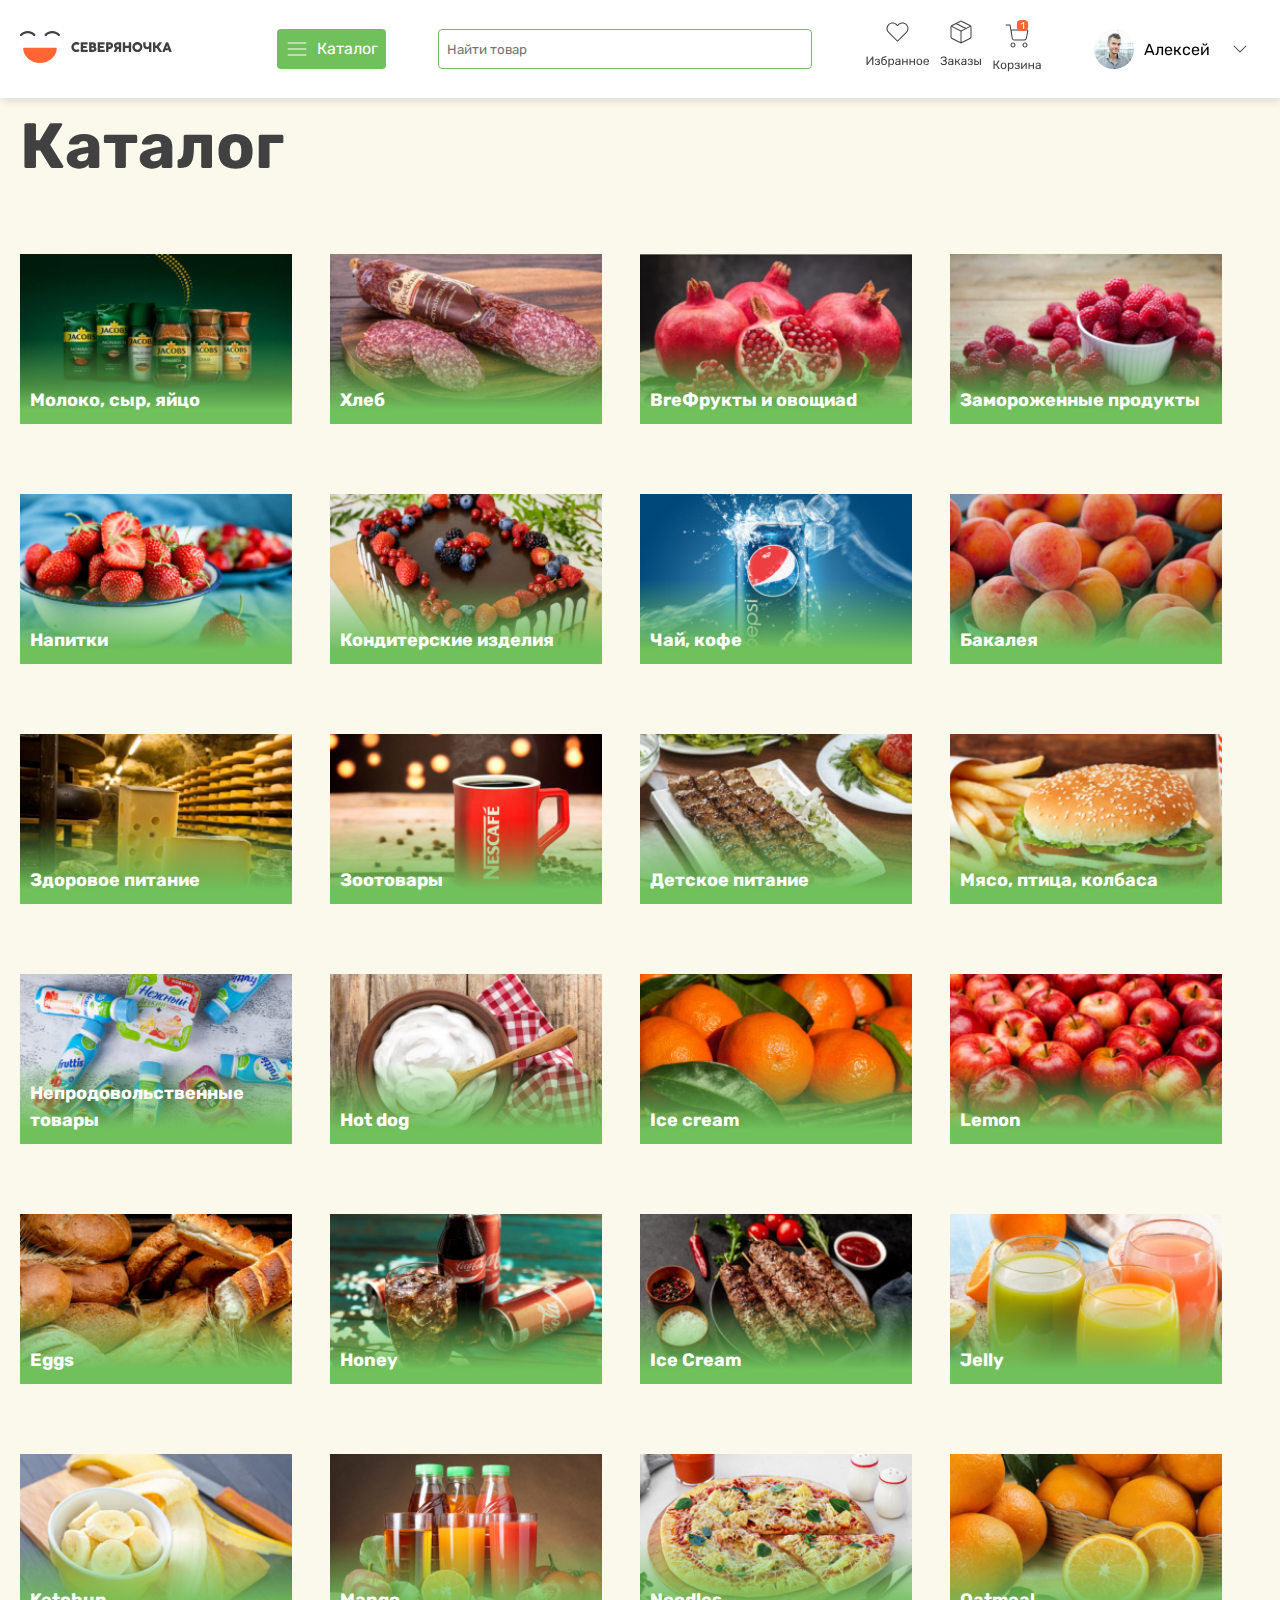
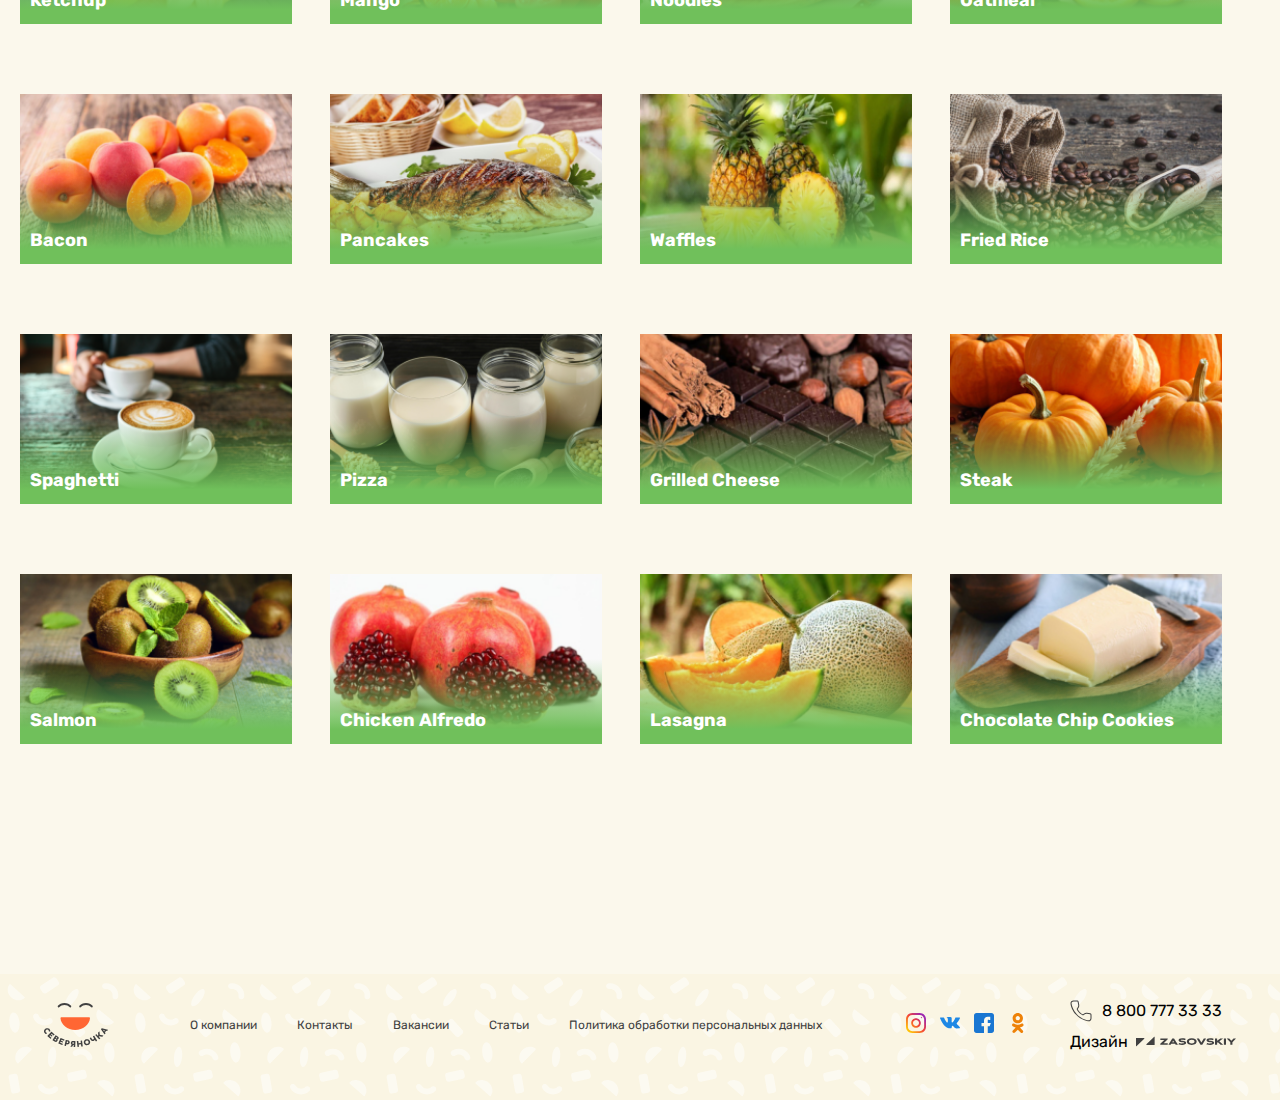
<file: page/katalog.html>
<!DOCTYPE html>
<html lang="en">
  <head>
    <meta charset="UTF-8" />
    <meta name="viewport" content="width=device-width, initial-scale=1.0" />
    <title>katalog</title>
    <link rel="stylesheet" href="../scss/main.css" />
    <link rel="stylesheet" href="../css/Вакансии.min.css" />
    <link rel="stylesheet" href="../scss/pages/katalog.css" />
  </head>
  <body>
    <a class="backtop" href="#"><img src="../to the top img.png" alt=""></a>
    <nav>
      <div class="screen-line">
        <div class="nav-div">
          <a href="../index.html"
            ><img class="logo-brend" src="../img/logo (12).svg" alt="No img?"
          /></a>
          <a href="../index.html">
            <img
              class="logo-brend2"
              src="../img/head-img/logo (13).svg"
              alt="No img?"
          />
        </a>

          <button class="katalogmin">
            <div>
              <img src="../img/head-img/menu.svg" alt="No img?" />
              <p>Каталог</p>
            </div>
          </button>

          <form action="">
            <input class="input-search inputintt" type="text" placeholder="Найти товар">
          </form>
          <div class="imgsss">
            <a href="../page/Избранное.html">
              <img src="../img/head-img/MainMenu.svg" alt="No img?" />
            </a>
            <a href="../page/Заказы.html"
              ><img src="../img/head-img/MainMenu (1).svg" alt="No img?"
            /></a>

            <a href="../page/Заказы.html"
              ><img src="../img/head-img/MainMenu (2).svg" alt="No img?"
            /></a>
          </div>
          <div class="head-div2">
            <div>
              <img src="../img/head-img/avatar.svg" alt="No img?" />
              <p>Алексей</p>
            </div>
            <img class="asdd" src="../img/Button.svg" alt="No img?" />
          </div>
        </div>
      </div>
    </nav>
    <div class="screen-line">
      <div class="bakdrop_text">
        <p class="bacdroptext">
          Lorem ipsum dolor sit amet consectetur adipisicing elit. Vel, nisi
          minima. Cupiditate distinctio et obcaecati cum architecto, alias,
          facilis possimus doloremque ipsam iure reprehenderit quibusdam quaerat
          pariatur, vero sapiente debitis.
        </p>
      </div>
    </div>

    <div class="screen-line">
      <h1 class="header2">Каталог</h1>
      <div class="cardlar"></div>
    </div>

    <footer style="margin-top: 200px">
      <div class="screen-line">
        <div class="bigasdfl">
          <img src="../img/footer/logo (14).svg" alt="No img?" />
          <div class="gjdfkgjfgdkfdk">
            <a href="../page/О-компании.html"> <p>О компании</p></a>
            <a href="../page/Контакты.html"> <p>Контакты</p></a>
            <a href="../page/Вакансии.html"> <p>Вакансии</p></a>
            <a href="../page/О-компании.html"> <p>Статьи</p></a>
            <a href="../page/Контакты.html">
              <p>Политика обработки персональных данных</p>
            </a>
          </div>
          <div class="kgjfgdkfdk">
            <div class="alii">
              <a href="../page/О-компании.html"> <p>О компании</p></a>
              <a href="../page/Контакты.html"> <p>Контакты</p></a>
              <a href="../page/Вакансии.html"> <p>Вакансии</p></a>
            </div>
            <div class="alii">
              <a href="../page/О-компании.html"> <p>Статьи</p></a>
              <a href="../page/Контакты.html">
                <p>Политика обработки персональных данных</p>
              </a>
            </div>
          </div>
          <div class="fodefilrr">
            <div class="sasdfdsg">
              <a
                href="https://www.instagram.com/alisher_ali13?igsh=NnBmYnNvbGl6MXEw "
                ><img src="../img/footer/instagram.svg" alt="No img?"
              /></a>
              <a href="https://vk.com/"
                ><img src="../img/footer/vkontakte.svg  " alt="No img?"
              /></a>
              <a href="https://www.facebook.com/">
                <img src="../img/footer/facebook.svg" alt="No img?"
              /></a>
              <a href="https://ok.ru/">
                <img src="../img/footer/ok.svg" alt="No img?"
              /></a>
            </div>
            <div>
              <div style="display: flex; gap: 8px; align-items: center">
                <img src="../img/footer/phone.svg" alt="no icon?" />
                <p>8 800 777 33 33</p>
              </div>
              <div class="img__p-foot">
                <p>Дизайн</p>
                <img src="../img/footer/Union.svg" alt="No icon?" />
              </div>
            </div>
          </div>
        </div>
      </div>
    </footer>
    <div class="footer-2">
      <div class="screen-line">
        <div class="bi-bag">
          <img src="../img/footer/logo (14).svg" alt="No img?" />
          <div>
            <div>
              <a
                href="https://www.instagram.com/alisher_ali13?igsh=NnBmYnNvbGl6MXEw "
                ><img src="../img/footer/instagram.svg" alt="No img?"
              /></a>
              <a href="https://vk.com/"
                ><img src="../img/footer/vkontakte.svg  " alt="No img?"
              /></a>
              <a href="https://www.facebook.com/">
                <img src="../img/footer/facebook.svg" alt="No img?"
              /></a>
              <a href="https://ok.ru/">
                <img src="../img/footer/ok.svg" alt="No img?"
              /></a>
            </div>
            <div style="display: flex; gap: 8px; align-items: center">
              <img src="../img/footer/phone.svg" alt="no icon?" />
              <p>8 800 777 33 33</p>
            </div>
          </div>
        </div>
        <div class="center-alta">
          <div class="alta-big">
            <div class="alta">
              <a href="../page/О-компании.html"> <p>О компании</p></a>
              <a href="../page/Контакты.html"> <p>Контакты</p></a>
              <a href="../page/Вакансии.html"> <p>Вакансии</p></a>
              <a href="../page/О-компании.html"> <p>Статьи</p></a>
            </div>
            <a href="../page/Контакты.html">
              <p>Политика обработки персональных данных</p>
            </a>
          </div>
        </div>
      </div>
    </div>
    <div class="end__nav">
      <div class="screen-line">
        <div class="imageoo">
          <a href="../page/katalog,html"
            ><img src="../img/head-img/MainMenu (3).svg" alt="No img?"
          /></a>
          <a href="../page/Избранное.html"
            ><img src="../img/head-img/MainMenu.svg" alt="No img?"
          /></a>
          <a href="../page/Заказы.html"
            ><img src="../img/head-img/MainMenu (1).svg" alt="No img?"
          /></a>
          <a href="../page/Корзина.html"
            ><img src="../img/head-img/MainMenu (2).svg" alt="No img?"
          /></a>
          <a href="../page/О-компании.html"
            ><img src="../img/head-img/avatar.svg" alt="No img?"
          /></a>
        </div>
      </div>
    </div>
    <script src="../js/prodact-data.js"></script>
    <script src="../js/card.js"></script>
    <script src="../js/bacdrop.js"></script>
    <script src="../js/backtop.js"></script>
  </body>
</html>
</file>
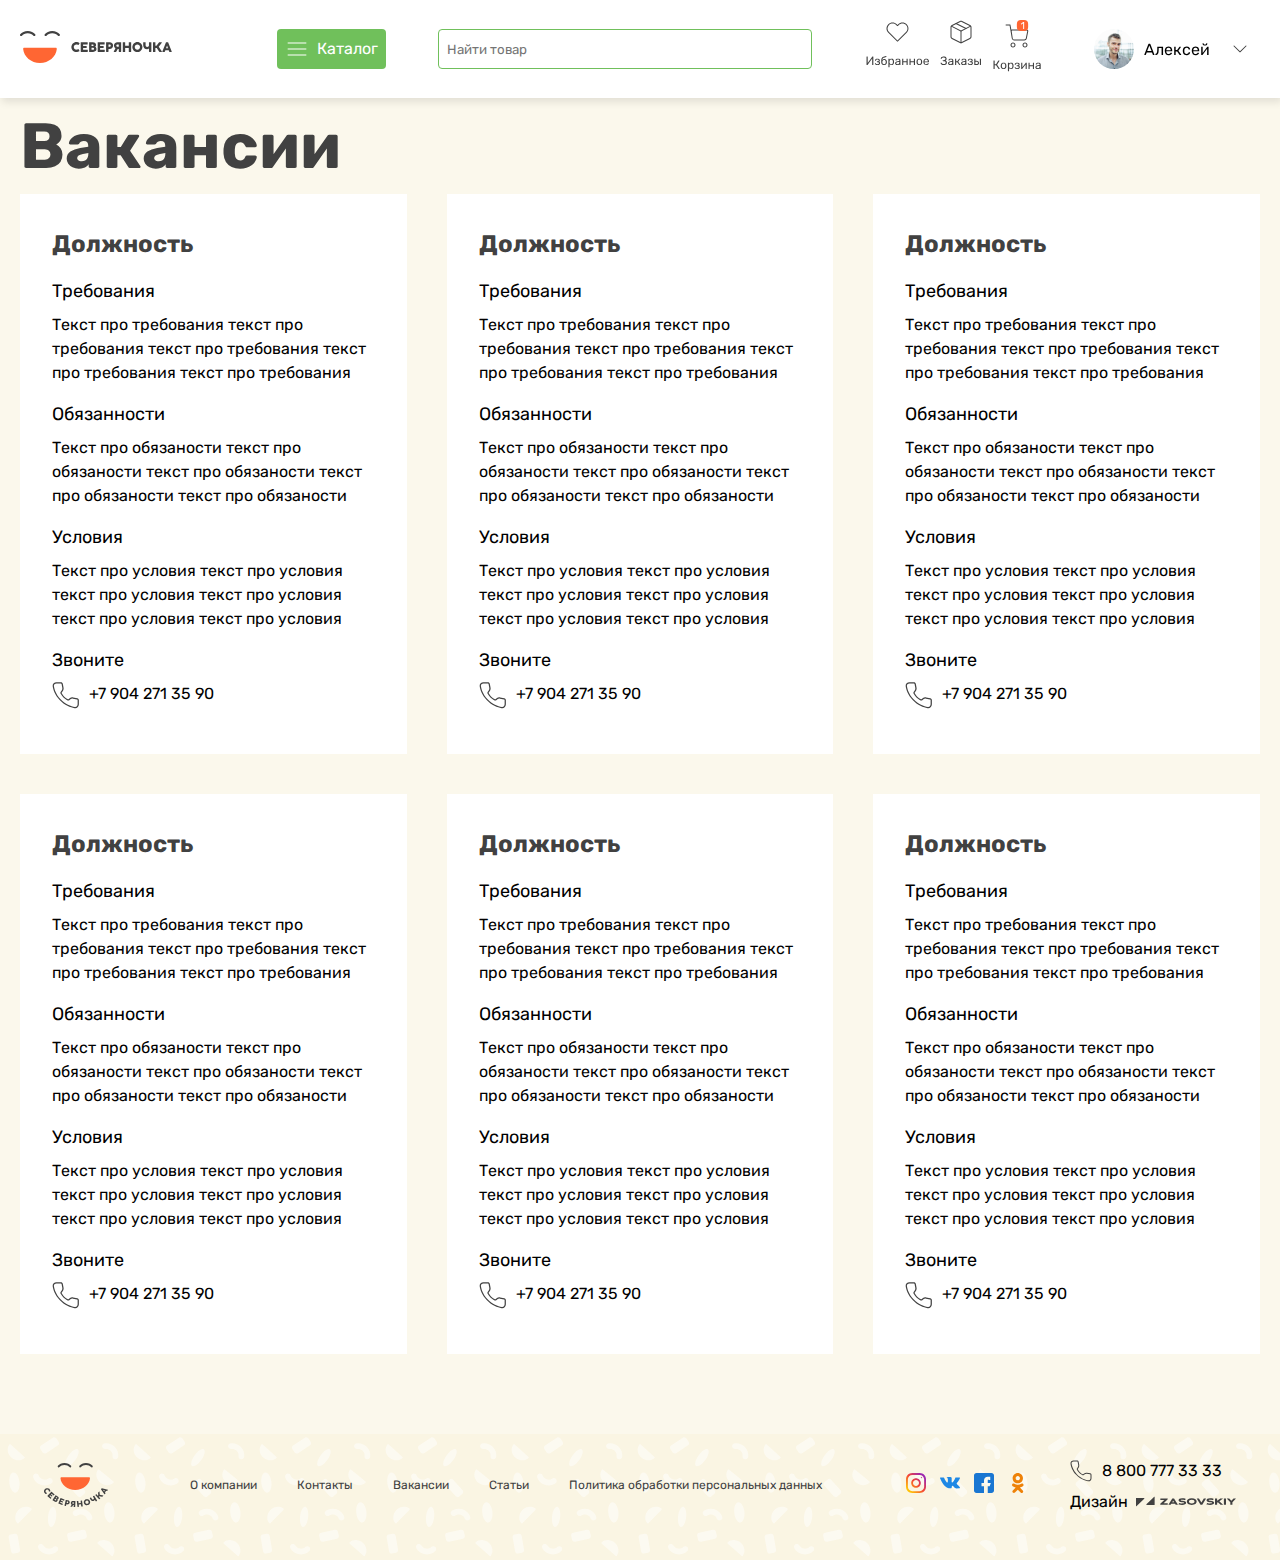
<file: page/Вакансии.html>
<!DOCTYPE html>
<html lang="en">
  <head>
    <meta charset="UTF-8" />
    <meta name="viewport" content="width=device-width, initial-scale=1.0" />
    <title>Document</title>
    <link rel="stylesheet" href="../scss/main.css" />
    <link rel="stylesheet" href="../css/Вакансии.min.css" />
  </head>
  <body>
    <a class="backtop" href="#"><img src="../to the top img.png" alt=""></a>
    <nav>
      <div class="screen-line">
        <div class="nav-div">
          <a href="../index.html">
            <img class="logo-brend" src="../img/logo (12).svg" alt="No img?"
          /></a>
          <a href="../index.html"
            ><img
              class="logo-brend2"
              src="../img/head-img/logo (13).svg"
              alt="No img?"
          /></a>
          <a href="../page/katalog,html">
            <button class="katalogmin">
              <div>
                <img src="../img/head-img/menu.svg" alt="No img?" />
                <p>Каталог</p>
              </div>
            </button>
          </a>
          <form action=""><input type="text" placeholder="Найти товар"></form>
          <div class="imgsss">
            <a href="../page/Избранное.html">
              <img src="../img/head-img/MainMenu.svg" alt="No img?" />
            </a>
            <a href="../page/Заказы.html"
              ><img src="../img/head-img/MainMenu (1).svg" alt="No img?"
            /></a>

            <a href="../page/Заказы.html"
              ><img src="../img/head-img/MainMenu (2).svg" alt="No img?"
            /></a>
          </div>
          <div class="head-div2">
            <div>
              <img src="../img/head-img/avatar.svg" alt="No img?" />
              <p>Алексей</p>
            </div>
            <img class="asdd" src="../img/Button.svg" alt="No img?" />
          </div>
        </div>
      </div>
    </nav>

    <div class="screen-line">
      <h1 class="header2">Вакансии</h1>
      <div class="grid__list">
        <div class="list__dokument">
          <h2>Должность</h2>
          <h5>Требования</h5>
          <p>
            Текст про требования текст про требования текст про требования текст
            про требования текст про требования
          </p>
          <h5>Обязанности</h5>
          <p>
            Текст про обязаности текст про обязаности текст про обязаности текст
            про обязаности текст про обязаности
          </p>
          <h5>Условия</h5>
          <p>
            Текст про условия текст про условия текст про условия текст про
            условия текст про условия текст про условия
          </p>
          <h5>Звоните</h5>
          <div class="list_in_div">
            <img
              src="../img/О компании/Vector 188 (Stroke).svg"
              alt="No img?"
            />
            <p>+7 904 271 35 90</p>
          </div>
        </div>
        <div class="list__dokument">
          <h2>Должность</h2>
          <h5>Требования</h5>
          <p>
            Текст про требования текст про требования текст про требования текст
            про требования текст про требования
          </p>
          <h5>Обязанности</h5>
          <p>
            Текст про обязаности текст про обязаности текст про обязаности текст
            про обязаности текст про обязаности
          </p>
          <h5>Условия</h5>
          <p>
            Текст про условия текст про условия текст про условия текст про
            условия текст про условия текст про условия
          </p>
          <h5>Звоните</h5>
          <div class="list_in_div">
            <img
              src="../img/О компании/Vector 188 (Stroke).svg"
              alt="No img?"
            />
            <p>+7 904 271 35 90</p>
          </div>
        </div>
        <div class="list__dokument">
          <h2>Должность</h2>
          <h5>Требования</h5>
          <p>
            Текст про требования текст про требования текст про требования текст
            про требования текст про требования
          </p>
          <h5>Обязанности</h5>
          <p>
            Текст про обязаности текст про обязаности текст про обязаности текст
            про обязаности текст про обязаности
          </p>
          <h5>Условия</h5>
          <p>
            Текст про условия текст про условия текст про условия текст про
            условия текст про условия текст про условия
          </p>
          <h5>Звоните</h5>
          <div class="list_in_div">
            <img
              src="../img/О компании/Vector 188 (Stroke).svg"
              alt="No img?"
            />
            <p>+7 904 271 35 90</p>
          </div>
        </div>
        <div class="list__dokument">
          <h2>Должность</h2>
          <h5>Требования</h5>
          <p>
            Текст про требования текст про требования текст про требования текст
            про требования текст про требования
          </p>
          <h5>Обязанности</h5>
          <p>
            Текст про обязаности текст про обязаности текст про обязаности текст
            про обязаности текст про обязаности
          </p>
          <h5>Условия</h5>
          <p>
            Текст про условия текст про условия текст про условия текст про
            условия текст про условия текст про условия
          </p>
          <h5>Звоните</h5>
          <div class="list_in_div">
            <img
              src="../img/О компании/Vector 188 (Stroke).svg"
              alt="No img?"
            />
            <p>+7 904 271 35 90</p>
          </div>
        </div>
        <div class="list__dokument">
          <h2>Должность</h2>
          <h5>Требования</h5>
          <p>
            Текст про требования текст про требования текст про требования текст
            про требования текст про требования
          </p>
          <h5>Обязанности</h5>
          <p>
            Текст про обязаности текст про обязаности текст про обязаности текст
            про обязаности текст про обязаности
          </p>
          <h5>Условия</h5>
          <p>
            Текст про условия текст про условия текст про условия текст про
            условия текст про условия текст про условия
          </p>
          <h5>Звоните</h5>
          <div class="list_in_div">
            <img
              src="../img/О компании/Vector 188 (Stroke).svg"
              alt="No img?"
            />
            <p>+7 904 271 35 90</p>
          </div>
        </div>
        <div class="list__dokument">
          <h2>Должность</h2>
          <h5>Требования</h5>
          <p>
            Текст про требования текст про требования текст про требования текст
            про требования текст про требования
          </p>
          <h5>Обязанности</h5>
          <p>
            Текст про обязаности текст про обязаности текст про обязаности текст
            про обязаности текст про обязаности
          </p>
          <h5>Условия</h5>
          <p>
            Текст про условия текст про условия текст про условия текст про
            условия текст про условия текст про условия
          </p>
          <h5>Звоните</h5>
          <div class="list_in_div">
            <img
              src="../img/О компании/Vector 188 (Stroke).svg"
              alt="No img?"
            />
            <p>+7 904 271 35 90</p>
          </div>
        </div>
      </div>
    </div>
    <footer>
      <div class="screen-line">
        <div class="bigasdfl">
          <img src="../img/footer/logo (14).svg" alt="No img?" />
          <div class="gjdfkgjfgdkfdk">
            <a href="../page/О-компании.html"> <p>О компании</p></a>
            <a href="../page/Контакты.html"> <p>Контакты</p></a>
            <a href="../page/Вакансии.html"> <p>Вакансии</p></a>
            <a href="../page/О-компании.html"> <p>Статьи</p></a>
            <a href="../page/Контакты.html">
              <p>Политика обработки персональных данных</p>
            </a>
          </div>
          <div class="kgjfgdkfdk">
            <div class="alii">
              <a href="../page/О-компании.html"> <p>О компании</p></a>
              <a href="../page/Контакты.html"> <p>Контакты</p></a>
              <a href="../page/Вакансии.html"> <p>Вакансии</p></a>
            </div>
            <div class="alii">
              <a href="../page/О-компании.html"> <p>Статьи</p></a>
              <a href="../page/Контакты.html">
                <p>Политика обработки персональных данных</p>
              </a>
            </div>
          </div>
          <div class="fodefilrr">
            <div class="sasdfdsg">
              <a
                href="https://www.instagram.com/alisher_ali13?igsh=NnBmYnNvbGl6MXEw "
                ><img src="../img/footer/instagram.svg" alt="No img?"
              /></a>
              <a href="https://vk.com/"
                ><img src="../img/footer/vkontakte.svg  " alt="No img?"
              /></a>
              <a href="https://www.facebook.com/">
                <img src="../img/footer/facebook.svg" alt="No img?"
              /></a>
              <a href="https://ok.ru/">
                <img src="../img/footer/ok.svg" alt="No img?"
              /></a>
            </div>
            <div>
              <div style="display: flex; gap: 8px; align-items: center">
                <img src="../img/footer/phone.svg" alt="no icon?" />
                <p>8 800 777 33 33</p>
              </div>
              <div class="img__p-foot">
                <p>Дизайн</p>
                <img src="../img/footer/Union.svg" alt="No icon?" />
              </div>
            </div>
          </div>
        </div>
      </div>
    </footer>
    <div class="footer-2">
      <div class="screen-line">
        <div class="bi-bag">
          <img src="../img/footer/logo (14).svg" alt="No img?" />
          <div>
            <div>
              <a
                href="https://www.instagram.com/alisher_ali13?igsh=NnBmYnNvbGl6MXEw "
                ><img src="../img/footer/instagram.svg" alt="No img?"
              /></a>
              <a href="https://vk.com/"
                ><img src="../img/footer/vkontakte.svg  " alt="No img?"
              /></a>
              <a href="https://www.facebook.com/">
                <img src="../img/footer/facebook.svg" alt="No img?"
              /></a>
              <a href="https://ok.ru/">
                <img src="../img/footer/ok.svg" alt="No img?"
              /></a>
            </div>
            <div style="display: flex; gap: 8px; align-items: center">
              <img src="../img/footer/phone.svg" alt="no icon?" />
              <p>8 800 777 33 33</p>
            </div>
          </div>
        </div>
        <div class="center-alta">
          <div class="alta-big">
            <div class="alta">
              <a href="../page/О-компании.html"> <p>О компании</p></a>
              <a href="../page/Контакты.html"> <p>Контакты</p></a>
              <a href="../page/Вакансии.html"> <p>Вакансии</p></a>
              <a href="../page/О-компании.html"> <p>Статьи</p></a>
            </div>
            <a href="../page/Контакты.html">
              <p>Политика обработки персональных данных</p>
            </a>
          </div>
        </div>
      </div>
    </div>
    <div class="end__nav">
      <div class="screen-line">
        <div class="imageoo">
          <a href="../page/katalog,html"
            ><img src="../img/head-img/MainMenu (3).svg" alt="No img?"
          /></a>
          <a href="../page/Избранное.html"
            ><img src="../img/head-img/MainMenu.svg" alt="No img?"
          /></a>
          <a href="../page/Заказы.html"
            ><img src="../img/head-img/MainMenu (1).svg" alt="No img?"
          /></a>
          <a href="../page/Корзина.html"
            ><img src="../img/head-img/MainMenu (2).svg" alt="No img?"
          /></a>
          <a href="../page/О-компании.html"
            ><img src="../img/head-img/avatar.svg" alt="No img?"
          /></a>
        </div>
      </div>
    </div>
    <!-- <script src="../js/main.js"></script> -->
    <!-- <script src="../js/backtop.js"></script> -->
  </body>
</html>
</file>
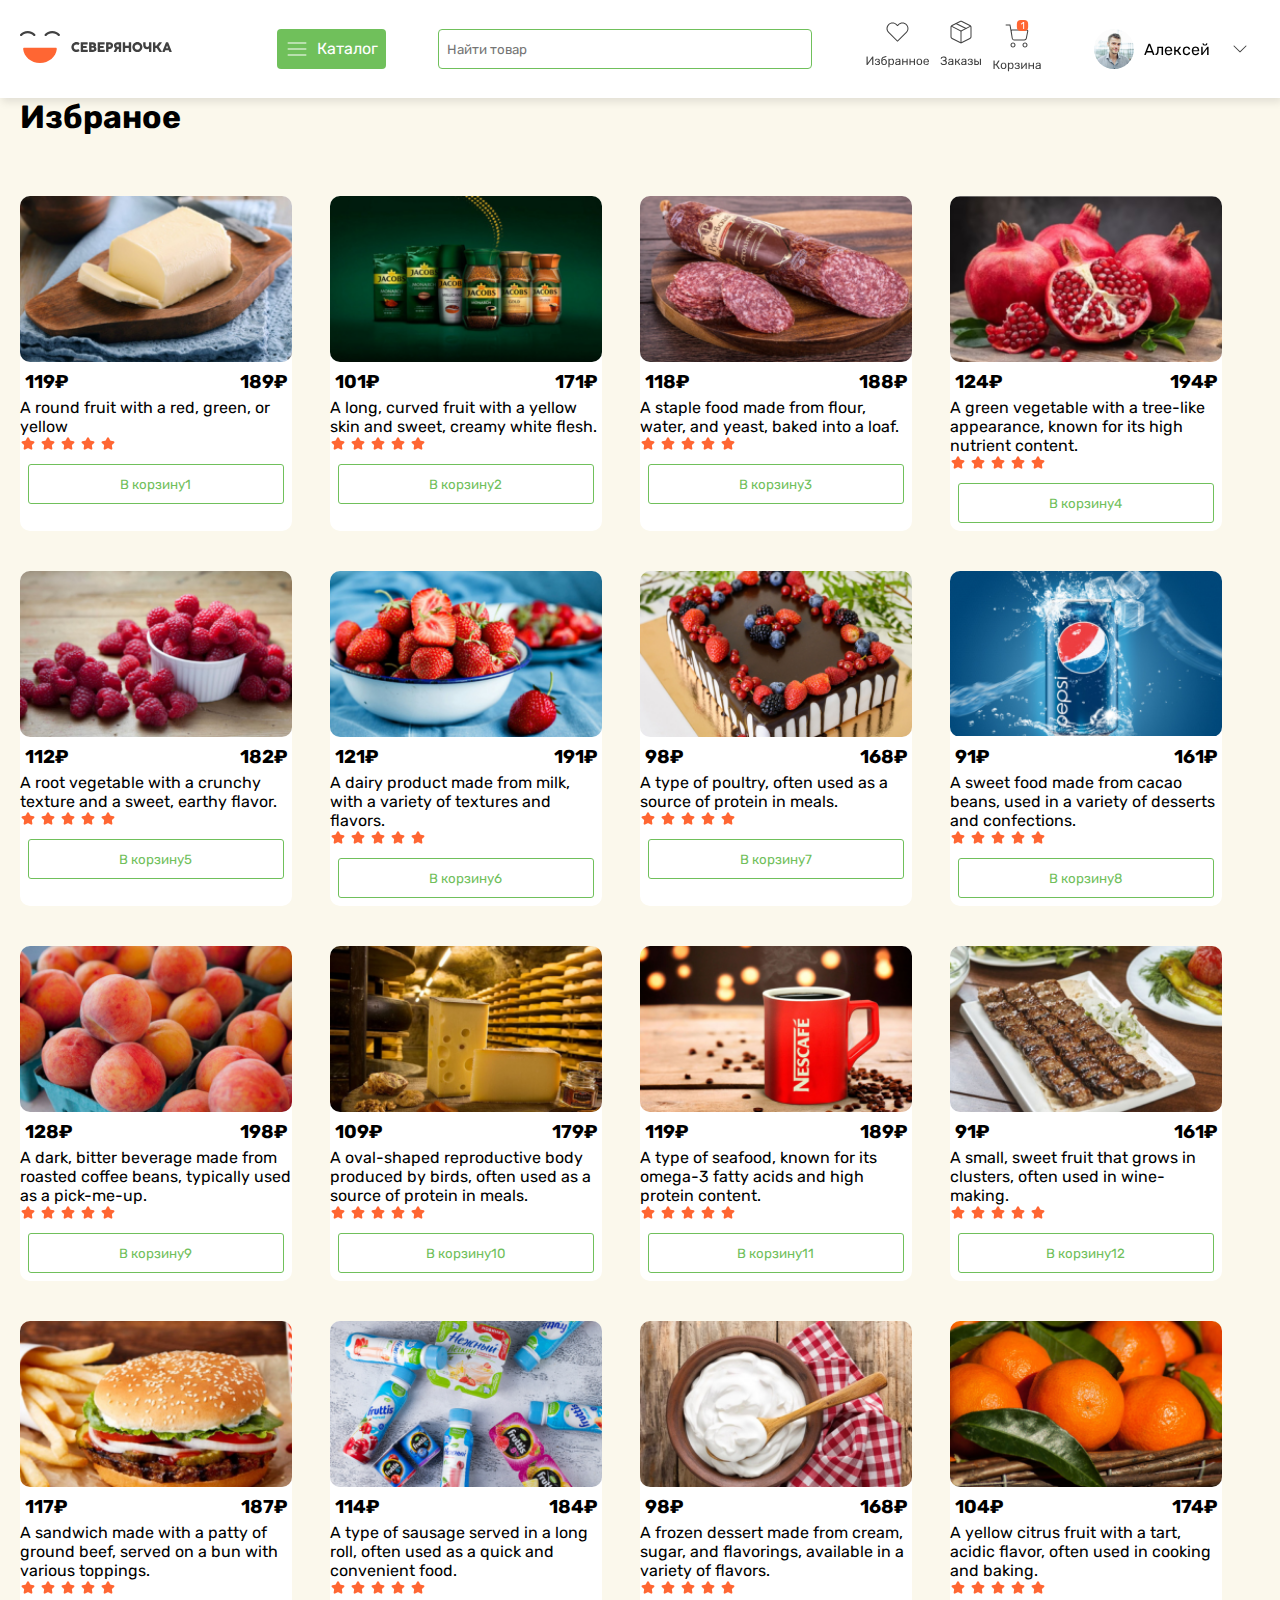
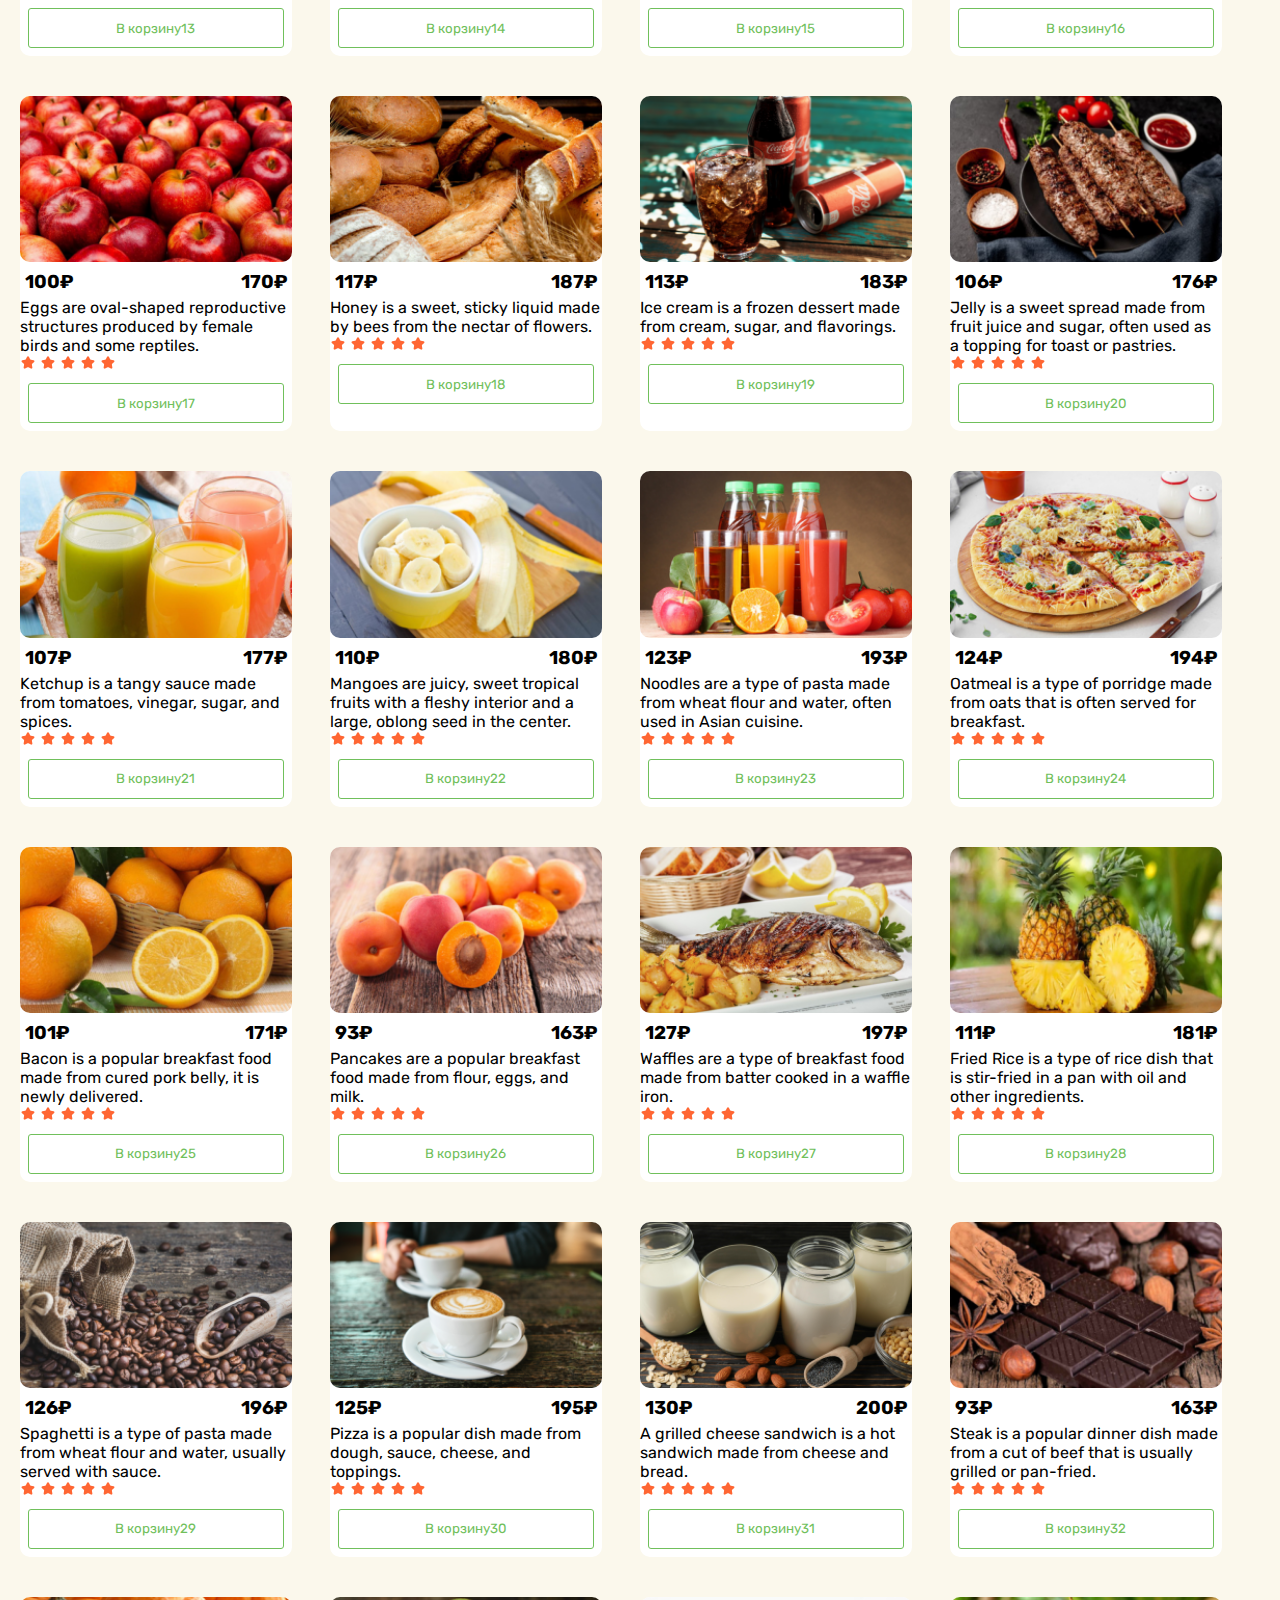
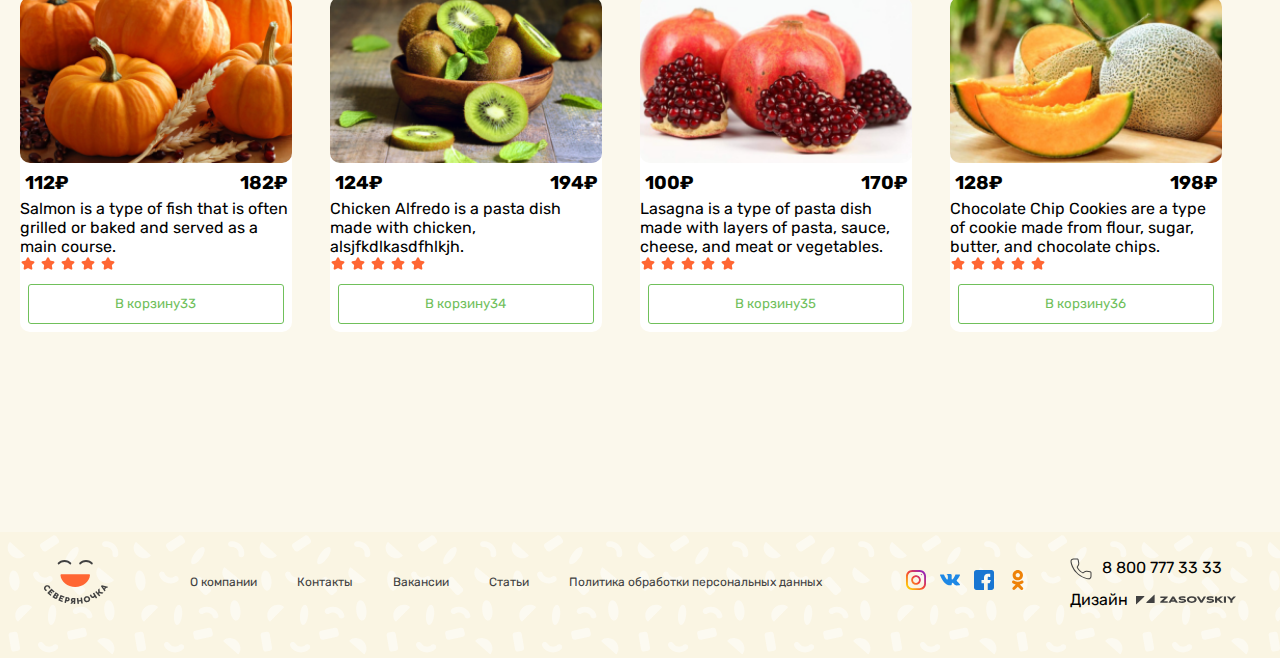
<file: page/Избранное.html>
<!DOCTYPE html>
<html lang="en">
  <head>
    <meta charset="UTF-8" />
    <meta name="viewport" content="width=device-width, initial-scale=1.0" />
    <title>Document</title>
    <link rel="stylesheet" href="../scss/main.css" />
    <link rel="stylesheet" href="../scss/pages/zakazi.css">
    <link rel="stylesheet" href="../scss/pages/katalog.css" />
  </head>
  <body>
    <a class="backtop" href="#"><img src="../to the top img.png" alt=""></a>
    <nav>
      <div class="screen-line">
        <div class="nav-div">
          <a href="../index.html"
            ><img class="logo-brend" src="../img/logo (12).svg" alt="No img?"
          /></a>
          <a href="../index.html">
            <img
              class="logo-brend2"
              src="../img/head-img/logo (13).svg"
              alt="No img?"
          /></a>

        <a href="./katalog.html">  <button class="katalogmin">
          <div>
            <img src="../img/head-img/menu.svg" alt="No img?" />
            <p>Каталог</p>
          </div>
        </button></a>

          <form action="">
            <input class="input-search inputintt" type="text" placeholder="Найти товар">
          </form>
          <div class="imgsss">
            <a href="../page/Избранное.html">
              <img src="../img/head-img/MainMenu.svg" alt="No img?" />
            </a>
            <a href="../page/Заказы.html"
              ><img src="../img/head-img/MainMenu (1).svg" alt="No img?"
            /></a>

            <a href="../page/Заказы.html"
              ><img src="../img/head-img/MainMenu (2).svg" alt="No img?"
            /></a>
          </div>
          <div class="head-div2">
            <div>
              <img src="../img/head-img/avatar.svg" alt="No img?" />
              <p>Алексей</p>
            </div>
            <img class="asdd" src="../img/Button.svg" alt="No img?" />
          </div>
        </div>
      </div>
    </nav>  


    <div class="screen-line">
      <h1>Избраное</h1>
      <!-- <button style="width: 300;height: 300;" onclick="PushId">dwedew</button> -->
      <div class="cardbox cardlar">
  <!-- <button ondblclick="" class="vkarzinu">В корзину</button> -->
</div>

    </div>
      </div>
    </div>
    

    <footer style="margin-top: 200px">
      <div class="screen-line">
        <div class="bigasdfl">
          <img src="../img/footer/logo (14).svg" alt="No img?" />
          <div class="gjdfkgjfgdkfdk">
            <a href="../page/О-компании.html"> <p>О компании</p></a>
            <a href="../page/Контакты.html"> <p>Контакты</p></a>
            <a href="../page/Вакансии.html"> <p>Вакансии</p></a>
            <a href="../page/О-компании.html"> <p>Статьи</p></a>
            <a href="../page/Контакты.html">
              <p>Политика обработки персональных данных</p>
            </a>
          </div>
          <div class="kgjfgdkfdk">
            <div class="alii">
              <a href="../page/О-компании.html"> <p>О компании</p></a>
              <a href="../page/Контакты.html"> <p>Контакты</p></a>
              <a href="../page/Вакансии.html"> <p>Вакансии</p></a>
            </div>
            <div class="alii">
              <a href="../page/О-компании.html"> <p>Статьи</p></a>
              <a href="../page/Контакты.html">
                <p>Политика обработки персональных данных</p>
              </a>
            </div>
          </div>
          <div class="fodefilrr">
            <div class="sasdfdsg">
              <a
                href="https://www.instagram.com/alisher_ali13?igsh=NnBmYnNvbGl6MXEw "
                ><img src="../img/footer/instagram.svg" alt="No img?"
              /></a>
              <a href="https://vk.com/"
                ><img src="../img/footer/vkontakte.svg  " alt="No img?"
              /></a>
              <a href="https://www.facebook.com/">
                <img src="../img/footer/facebook.svg" alt="No img?"
              /></a>
              <a href="https://ok.ru/">
                <img src="../img/footer/ok.svg" alt="No img?"
              /></a>
            </div>
            <div>
              <div style="display: flex; gap: 8px; align-items: center">
                <img src="../img/footer/phone.svg" alt="no icon?" />
                <p>8 800 777 33 33</p>
              </div>
              <div class="img__p-foot">
                <p>Дизайн</p>
                <img src="../img/footer/Union.svg" alt="No icon?" />
              </div>
            </div>
          </div>
        </div>
      </div>
    </footer>
    <div class="footer-2">
      <div class="screen-line">
        <div class="bi-bag">
          <img src="../img/footer/logo (14).svg" alt="No img?" />
          <div>
            <div>
              <a
                href="https://www.instagram.com/alisher_ali13?igsh=NnBmYnNvbGl6MXEw "
                ><img src="../img/footer/instagram.svg" alt="No img?"
              /></a>
              <a href="https://vk.com/"
                ><img src="../img/footer/vkontakte.svg  " alt="No img?"
              /></a>
              <a href="https://www.facebook.com/">
                <img src="../img/footer/facebook.svg" alt="No img?"
              /></a>
              <a href="https://ok.ru/">
                <img src="../img/footer/ok.svg" alt="No img?"
              /></a>
            </div>
            <div style="display: flex; gap: 8px; align-items: center">
              <img src="../img/footer/phone.svg" alt="no icon?" />
              <p>8 800 777 33 33</p>
            </div>
          </div>
        </div>
        <div class="center-alta">
          <div class="alta-big">
            <div class="alta">
              <a href="../page/О-компании.html"> <p>О компании</p></a>
              <a href="../page/Контакты.html"> <p>Контакты</p></a>
              <a href="../page/Вакансии.html"> <p>Вакансии</p></a>
              <a href="../page/О-компании.html"> <p>Статьи</p></a>
            </div>
            <a href="../page/Контакты.html">
              <p>Политика обработки персональных данных</p>
            </a>
          </div>
        </div>
      </div>
    </div>
    <div class="end__nav">
      <div class="screen-line">
        <div class="imageoo">
          <a href="../page/katalog,html"
            ><img src="../img/head-img/MainMenu (3).svg" alt="No img?"
          /></a>
          <a href="../page/Избранное.html"
            ><img src="../img/head-img/MainMenu.svg" alt="No img?"
          /></a>
          <a href="../page/Заказы.html"
            ><img src="../img/head-img/MainMenu (1).svg" alt="No img?"
          /></a>
          <a href="../page/Корзина.html"
            ><img src="../img/head-img/MainMenu (2).svg" alt="No img?"
          /></a>
          <a href="../page/О-компании.html"
            ><img src="../img/head-img/avatar.svg" alt="No img?"
          /></a>
        </div>
      </div>
    </div>
    <script src="../js/prodact-data.js"></script>
    <script src="../js/zakaziCard.js"></script>
    <script src="../js/bacdrop.js"></script>
    <script src="../js/backtop.js"></script>
    <!-- <script src="../js/forproduckt.js"></script> -->
  </body>
</html>
</file>
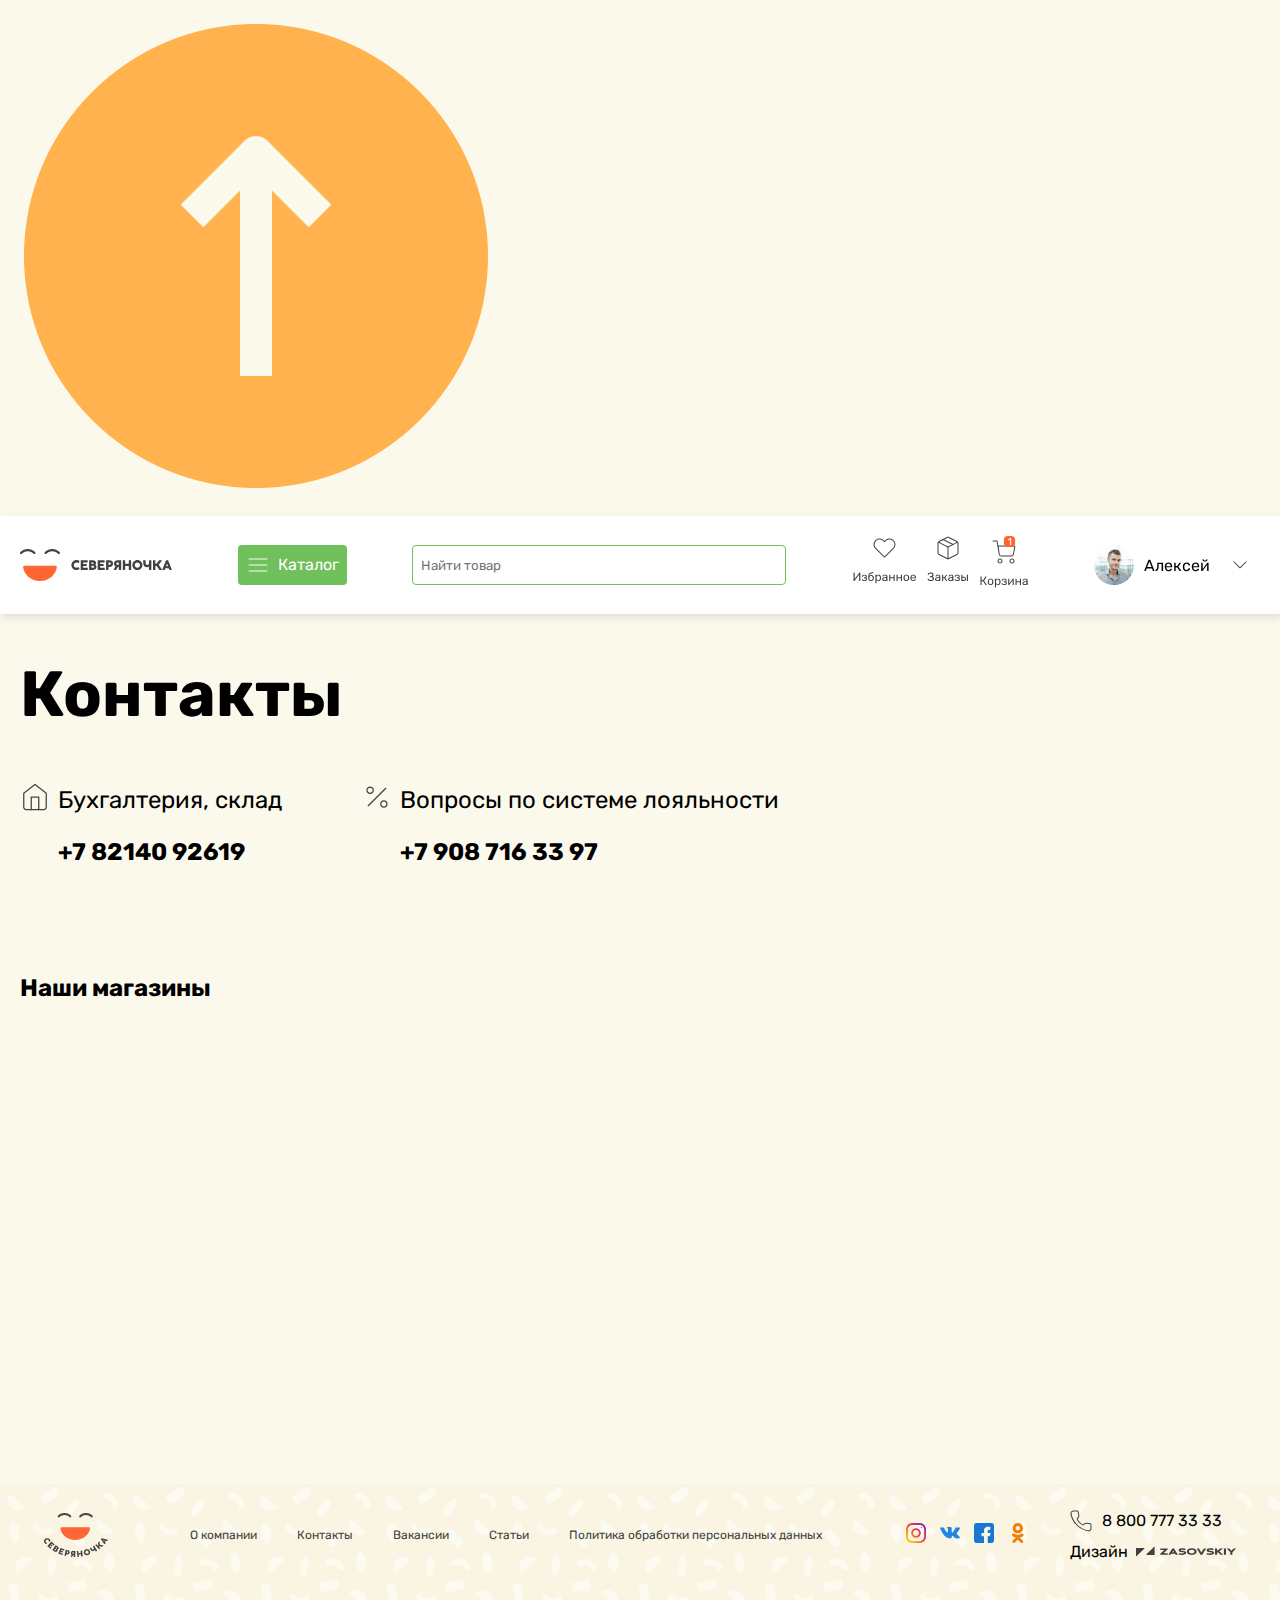
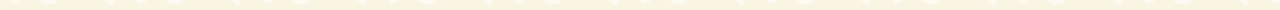
<file: page/Контакты.html>
<!DOCTYPE html>
<html lang="en">
  <head>
    <meta charset="UTF-8" />
    <meta name="viewport" content="width=device-width, initial-scale=1.0" />
    <title>Document</title>
    <link rel="stylesheet" href="../css/main.min.css" />
    <link rel="stylesheet" href="../css/Контакты.min.css" />
  </head>
  <body>
    <a class="backtop" href="#"><img src="../to the top img.png" alt=""></a>
    <nav>
      <div class="screen-line">
        <div class="nav-div">
          <img class="logo-brend" src="../img/logo (12).svg" alt="No img?" />
          <img
            class="logo-brend2"
            src="../img/head-img/logo (13).svg"
            alt="No img?"
          />
          <a href="../page/katalog,html">
            <button class="katalogmin">
              <div>
                <img src="../img/head-img/menu.svg" alt="No img?" />
                <p>Каталог</p>
              </div>
            </button>
          </a>
          <form action=""><input type="text" /placeholder="Найти товар"></form>
          <div class="imgsss">
            <a href="../page/Избранное.html">
              <img src="../img/head-img/MainMenu.svg" alt="No img?" />
            </a>
            <a href="../page/Заказы.html"
              ><img src="../img/head-img/MainMenu (1).svg" alt="No img?"
            /></a>

            <a href="../page/Заказы.html"
              ><img src="../img/head-img/MainMenu (2).svg" alt="No img?"
            /></a>
          </div>
          <div class="head-div2">
            <div>
              <img src="../img/head-img/avatar.svg" alt="No img?" />
              <p>Алексей</p>
            </div>
            <img class="asdd" src="../img/Button.svg" alt="No img?" />
          </div>
        </div>
      </div>
    </nav>
    <div class="screen-line">
      <h1 class="kontakt__body">Контакты</h1>
      <div class="body_div">
        <div class="div__in__el">
          <img src="../img/kontakt/home.svg" alt="No img?" />
          <div class="le_____div">
            <p>Бухгалтерия, склад</p>
            <h5>+7 82140 92619</h5>
          </div>
        </div>
        <div class="div__in__el">
          <img src="../img/kontakt/percent.svg" alt="No img?" />
          <div class="le_____div">
            <p>Вопросы по системе лояльности</p>
            <h5>+7 908 716 33 97</h5>
          </div>
        </div>
      </div>
    </div>
    <div class="screen-line">
      <h2 class="hasha_magazin">Наши магазины</h2>
    </div>
    <div>
      <iframe
        src="https://www.google.com/maps/embed?pb=!1m18!1m12!1m3!1d2953.1772229977387!2d65.79397717574692!3d38.857548571732586!2m3!1f0!2f0!3f0!3m2!1i1024!2i768!4f13.1!3m3!1m2!1s0x3f4ea70045836921%3A0x5b971f34d893f741!2sIT%20Klaster%20Academy!5e1!3m2!1sen!2s!4v1724048066557!5m2!1sen!2s"
        width="100%"
        height="354"
        style="border: 0"
        allowfullscreen=""
        loading="lazy"
        referrerpolicy="no-referrer-when-downgrade"
      ></iframe>
    </div>
    <footer>
      <div class="screen-line">
        <div class="bigasdfl">
          <img src="../img/footer/logo (14).svg" alt="No img?" />
          <div class="gjdfkgjfgdkfdk">
            <a href="../page/О-компании.html"> <p>О компании</p></a>
            <a href="../page/Контакты.html"> <p>Контакты</p></a>
            <a href="../page/Вакансии.html"> <p>Вакансии</p></a>
            <a href="../page/О-компании.html"> <p>Статьи</p></a>
            <a href="../page/Контакты.html">
              <p>Политика обработки персональных данных</p>
            </a>
          </div>
          <div class="kgjfgdkfdk">
            <div class="alii">
              <a href="../page/О-компании.html"> <p>О компании</p></a>
              <a href="../page/Контакты.html"> <p>Контакты</p></a>
              <a href="../page/Вакансии.html"> <p>Вакансии</p></a>
            </div>
            <div class="alii">
              <a href="../page/О-компании.html"> <p>Статьи</p></a>
              <a href="../page/Контакты.html">
                <p>Политика обработки персональных данных</p>
              </a>
            </div>
          </div>
          <div class="fodefilrr">
            <div class="sasdfdsg">
              <a
                href="https://www.instagram.com/alisher_ali13?igsh=NnBmYnNvbGl6MXEw "
                ><img src="../img/footer/instagram.svg" alt="No img?"
              /></a>
              <a href="https://vk.com/"
                ><img src="../img/footer/vkontakte.svg  " alt="No img?"
              /></a>
              <a href="https://www.facebook.com/">
                <img src="../img/footer/facebook.svg" alt="No img?"
              /></a>
              <a href="https://ok.ru/">
                <img src="../img/footer/ok.svg" alt="No img?"
              /></a>
            </div>
            <div>
              <div style="display: flex; gap: 8px; align-items: center">
                <img src="../img/footer/phone.svg" alt="no icon?" />
                <p>8 800 777 33 33</p>
              </div>
              <div class="img__p-foot">
                <p>Дизайн</p>
                <img src="../img/footer/Union.svg" alt="No icon?" />
              </div>
            </div>
          </div>
        </div>
      </div>
    </footer>
    <div class="footer-2">
      <div class="screen-line">
        <div class="bi-bag">
          <img src="../img/footer/logo (14).svg" alt="No img?" />
          <div>
            <div>
              <a
                href="https://www.instagram.com/alisher_ali13?igsh=NnBmYnNvbGl6MXEw "
                ><img src="../img/footer/instagram.svg" alt="No img?"
              /></a>
              <a href="https://vk.com/"
                ><img src="../img/footer/vkontakte.svg  " alt="No img?"
              /></a>
              <a href="https://www.facebook.com/">
                <img src="../img/footer/facebook.svg" alt="No img?"
              /></a>
              <a href="https://ok.ru/">
                <img src="../img/footer/ok.svg" alt="No img?"
              /></a>
            </div>
            <div style="display: flex; gap: 8px; align-items: center">
              <img src="../img/footer/phone.svg" alt="no icon?" />
              <p>8 800 777 33 33</p>
            </div>
          </div>
        </div>
        <div class="center-alta">
          <div class="alta-big">
            <div class="alta">
              <a href="../page/О-компании.html"> <p>О компании</p></a>
              <a href="../page/Контакты.html"> <p>Контакты</p></a>
              <a href="../page/Вакансии.html"> <p>Вакансии</p></a>
              <a href="../page/О-компании.html"> <p>Статьи</p></a>
            </div>
            <a href="../page/Контакты.html">
              <p>Политика обработки персональных данных</p>
            </a>
          </div>
        </div>
      </div>
    </div>
    <div class="end__nav">
      <div class="screen-line">
        <div class="imageoo">
          <a href="../page/katalog,html"
            ><img src="../img/head-img/MainMenu (3).svg" alt="No img?"
          /></a>
          <a href="../page/Избранное.html"
            ><img src="../img/head-img/MainMenu.svg" alt="No img?"
          /></a>
          <a href="../page/Заказы.html"
            ><img src="../img/head-img/MainMenu (1).svg" alt="No img?"
          /></a>
          <a href="../page/Корзина.html"
            ><img src="../img/head-img/MainMenu (2).svg" alt="No img?"
          /></a>
          <a href="../page/О-компании.html"
            ><img src="../img/head-img/avatar.svg" alt="No img?"
          /></a>
        </div>
      </div>
    </div>
    <script src="../js/main.js"></script>
  </body>
</html>
</file>
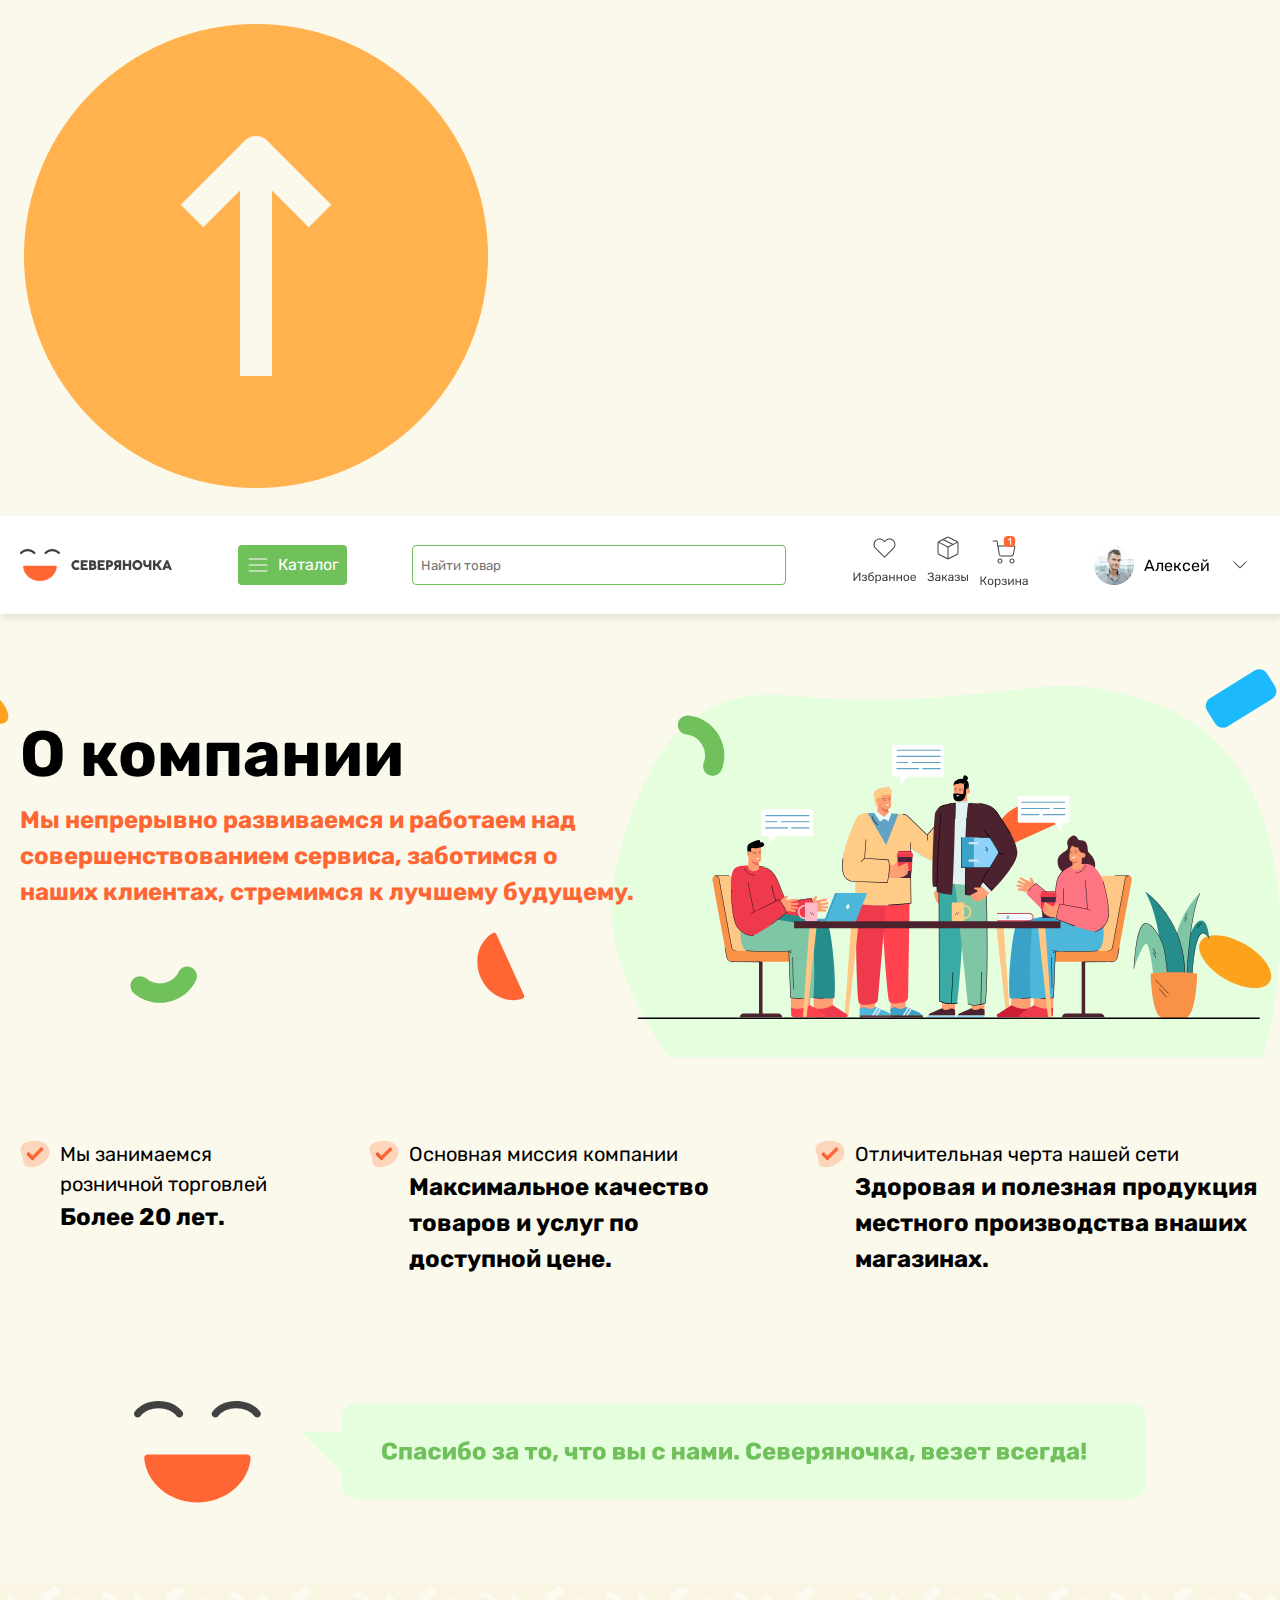
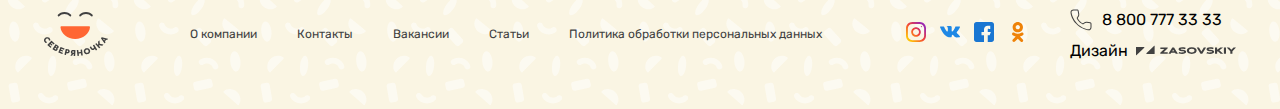
<file: page/О-компании.html>
<!DOCTYPE html>
<html lang="en">
  <head>
    <meta charset="UTF-8" />
    <meta name="viewport" content="width=device-width, initial-scale=1.0" />
    <title>О нас</title>
    <link rel="stylesheet" href="../css/main.min.css" />
    <link rel="stylesheet" href="../css/o-kompaniya.min.css" />
  </head>
  <body>
    <a class="backtop" href="#"><img src="../to the top img.png" alt=""></a>
    <nav>
      <div class="screen-line">
        <div class="nav-div">
          <img class="logo-brend" src="../img/logo (12).svg" alt="No img?" />
          <img
            class="logo-brend2"
            src="../img/head-img/logo (13).svg"
            alt="No img?"
          />
          <a href="../page/katalog,html">
            <button class="katalogmin">
              <div>
                <img src="../img/head-img/menu.svg" alt="No img?" />
                <p>Каталог</p>
              </div>
            </button>
          </a>
          <form action=""><input type="text" /placeholder="Найти товар"></form>
          <div class="imgsss">
            <a href="../page/Избранное.html">
              <img src="../img/head-img/MainMenu.svg" alt="No img?" />
            </a>
            <a href="../page/Заказы.html"
              ><img src="../img/head-img/MainMenu (1).svg" alt="No img?"
            /></a>

            <a href="../page/Заказы.html"
              ><img src="../img/head-img/MainMenu (2).svg" alt="No img?"
            /></a>
          </div>
          <div class="head-div2">
            <div>
              <img src="../img/head-img/avatar.svg" alt="No img?" />
              <p>Алексей</p>
            </div>
            <img class="asdd" src="../img/Button.svg" alt="No img?" />
          </div>
        </div>
      </div>
    </nav>

    <div class="body-one">
      <div class="screen-line">
        <div class="body_text-img">
          <div>
            <h1>О компании</h1>
            <p>
              Мы непрерывно развиваемся и работаем над совершенствованием
              сервиса, заботимся о наших клиентах, стремимся к лучшему будущему.
            </p>
          </div>
          <img src="../img/О компании/Group 7104.svg" alt="No img?" />
        </div>

        <img
          class="vector_1"
          src="../img/О компании/Vector (10).svg"
          alt="No img?"
        />
        <img
          class="vector_2 vekroe"
          src="../img/О компании/Ellipse 7 (1).svg"
          alt="No img?"
        />
        <img
          class="vector_3 vekroe"
          src="../img/О компании/atom.svg"
          alt="No img?"
        />
        <img
          class="vector_4 vekroe"
          src="../img/О компании/Subtract (Stroke).svg"
          alt="No img?"
        />
        <img
          class="vector_5 vekroe"
          src="../img/О компании/atom (1).svg"
          alt="No img?"
        />
        <img
          class="vector_6 vekroe"
          src="../img/О компании/Subtract (Stroke).svg"
          alt="No img?"
        />
        <img
          class="vector_7 vekroe"
          src="../img/О компании/atom (1).svg"
          alt="No img?"
        />
        <img
          class="vector_8 vekroe"
          src="../img/О компании/atom (2).svg"
          alt="No img?"
        />
        <img
          class="vector_9 vekroe"
          src="../img/О компании/atom (3).svg"
          alt="No img?"
        />
      </div>
    </div>
    <div class="screen-line">
      <div class="grid-text">
        <div class="grid_in_el">
          <img src="../img/О компании/check.svg" alt="No img?" />
          <div>
            <p class="el_in_p max_width__p">
              Мы занимаемся розничной торговлей
            </p>
            <h2 class="el_in_h2">Более 20 лет.</h2>
          </div>
        </div>
        <div class="grid_in_el">
          <img src="../img/О компании/check.svg" alt="No img?" />
          <div>
            <p class="el_in_p">Основная миссия компании</p>
            <h2 class="el_in_h2 max_width__h2_1">
              Максимальное качество товаров и услуг по доступной цене.
            </h2>
          </div>
        </div>
        <div class="grid_in_el">
          <img src="../img/О компании/check.svg" alt="No img?" />
          <div>
            <p class="el_in_p">Отличительная черта нашей сети</p>
            <h2 class="el_in_h2 max_width__h2_2">
              Здоровая и полезная продукция местного производства внаших
              магазинах.
            </h2>
          </div>
        </div>
      </div>
    </div>
    <div class="imgs__end">
      <img src="../img/О компании/logo (15).svg" alt="No img?" />
      <img src="../img/О компании/Frame 307.svg" alt="No img?" />
    </div>
    <div class="imgs__end2">
      <img src="../img/О компании/logo (16).svg" alt="No img?" />
      <img src="../img/О компании/Frame 307 (1).svg" alt="No img?" />
    </div>
    <div class="imgs__end3">
      <img src="../img/О компании/logo (17).svg" alt="No img?" />
      <img src="../img/О компании/Frame 307 (2).svg" alt="No img?" />
    </div>
    <footer>
      <div class="screen-line">
        <div class="bigasdfl">
          <img src="../img/footer/logo (14).svg" alt="No img?" />
          <div class="gjdfkgjfgdkfdk">
            <a href="../page/О-компании.html"> <p>О компании</p></a>
            <a href="../page/Контакты.html"> <p>Контакты</p></a>
            <a href="../page/Вакансии.html"> <p>Вакансии</p></a>
            <a href="../page/О-компании.html"> <p>Статьи</p></a>
            <a href="../page/Контакты.html">
              <p>Политика обработки персональных данных</p>
            </a>
          </div>
          <div class="kgjfgdkfdk">
            <div class="alii">
              <a href="../page/О-компании.html"> <p>О компании</p></a>
              <a href="../page/Контакты.html"> <p>Контакты</p></a>
              <a href="../page/Вакансии.html"> <p>Вакансии</p></a>
            </div>
            <div class="alii">
              <a href="../page/О-компании.html"> <p>Статьи</p></a>
              <a href="../page/Контакты.html">
                <p>Политика обработки персональных данных</p>
              </a>
            </div>
          </div>
          <div class="fodefilrr">
            <div class="sasdfdsg">
              <a
                href="https://www.instagram.com/alisher_ali13?igsh=NnBmYnNvbGl6MXEw "
                ><img src="../img/footer/instagram.svg" alt="No img?"
              /></a>
              <a href="https://vk.com/"
                ><img src="../img/footer/vkontakte.svg  " alt="No img?"
              /></a>
              <a href="https://www.facebook.com/">
                <img src="../img/footer/facebook.svg" alt="No img?"
              /></a>
              <a href="https://ok.ru/">
                <img src="../img/footer/ok.svg" alt="No img?"
              /></a>
            </div>
            <div>
              <div style="display: flex; gap: 8px; align-items: center">
                <img src="../img/footer/phone.svg" alt="no icon?" />
                <p>8 800 777 33 33</p>
              </div>
              <div class="img__p-foot">
                <p>Дизайн</p>
                <img src="../img/footer/Union.svg" alt="No icon?" />
              </div>
            </div>
          </div>
        </div>
      </div>
    </footer>
    <div class="footer-2">
      <div class="screen-line">
        <div class="bi-bag">
          <img src="../img/footer/logo (14).svg" alt="No img?" />
          <div>
            <div>
              <a
                href="https://www.instagram.com/alisher_ali13?igsh=NnBmYnNvbGl6MXEw "
                ><img src="../img/footer/instagram.svg" alt="No img?"
              /></a>
              <a href="https://vk.com/"
                ><img src="../img/footer/vkontakte.svg  " alt="No img?"
              /></a>
              <a href="https://www.facebook.com/">
                <img src="../img/footer/facebook.svg" alt="No img?"
              /></a>
              <a href="https://ok.ru/">
                <img src="../img/footer/ok.svg" alt="No img?"
              /></a>
            </div>
            <div style="display: flex; gap: 8px; align-items: center">
              <img src="../img/footer/phone.svg" alt="no icon?" />
              <p>8 800 777 33 33</p>
            </div>
          </div>
        </div>
        <div class="center-alta">
          <div class="alta-big">
            <div class="alta">
              <a href="../page/О-компании.html"> <p>О компании</p></a>
              <a href="../page/Контакты.html"> <p>Контакты</p></a>
              <a href="../page/Вакансии.html"> <p>Вакансии</p></a>
              <a href="../page/О-компании.html"> <p>Статьи</p></a>
            </div>
            <a href="../page/Контакты.html">
              <p>Политика обработки персональных данных</p>
            </a>
          </div>
        </div>
      </div>
    </div>
    <div class="end__nav">
      <div class="screen-line">
        <div class="imageoo">
          <a href="../page/katalog,html"
            ><img src="../img/head-img/MainMenu (3).svg" alt="No img?"
          /></a>
          <a href="../page/Избранное.html"
            ><img src="../img/head-img/MainMenu.svg" alt="No img?"
          /></a>
          <a href="../page/Заказы.html"
            ><img src="../img/head-img/MainMenu (1).svg" alt="No img?"
          /></a>
          <a href="../page/Корзина.html"
            ><img src="../img/head-img/MainMenu (2).svg" alt="No img?"
          /></a>
          <a href="../page/О-компании.html"
            ><img src="../img/head-img/avatar.svg" alt="No img?"
          /></a>
        </div>
      </div>
    </div>
    <script src="../js/main.js"></script>
  </body>
</html>
</file>
<file: scss/main.css>
@charset "UTF-8";
@import url("https://fonts.googleapis.com/css2?family=Rubik:ital,wght@0,300..900;1,300..900&display=swap");
* {
  padding: 0;
  margin: 0;
}

*, *::before, *::after {
  box-sizing: border-box;
  font-family: "Rubik", sans-serif;
}

.screen-line {
  max-width: 1288px;
  margin-left: auto;
  margin-right: auto;
  padding-left: 20px;
  padding-right: 20px;
}

nav {
  position: relative;
  z-index: 1000000;
  position: sticky;
  top: 0;
  box-shadow: 2px 4px 8px 0px rgba(0, 0, 0, 0.1);
  background-color: white;
}
@media (max-width: 807px) {
  nav .logo-brend {
    display: none;
  }
}
nav .logo-brend2 {
  display: none !important;
}
@media (max-width: 807px) {
  nav .logo-brend2 {
    display: block !important;
  }
}
nav .nav-div {
  padding-top: 20px;
  padding-bottom: 20px;
  display: flex;
  align-items: center;
  justify-content: space-between;
}
nav .katalogmin {
  background: rgb(112, 192, 91);
  padding: 8px;
  border-radius: 4px;
  border: none;
  transition: 1s;
}
nav .katalogmin:hover {
  box-shadow: inset 0px 50px 30px red;
}
@media (max-width: 544px) {
  nav .katalogmin {
    display: none;
  }
}
nav .katalogmin div {
  display: flex;
  gap: 8px;
  align-items: center;
}
nav .katalogmin div p {
  font-family: Rubik;
  font-size: 16px;
  font-weight: 400;
  line-height: 24px;
  text-align: center;
  color: white;
}
@media (max-width: 1005px) {
  nav .katalogmin div p {
    display: none;
  }
}
nav .imgsss {
  display: flex;
  gap: 10px;
}
@media (max-width: 544px) {
  nav .imgsss {
    display: none;
  }
}
nav .imgsss img {
  transition: 0.3s;
}
nav .imgsss img:hover {
  transform: scale(0.85);
}
nav form input {
  height: 40px;
  width: 374px;
  padding: 8px;
  gap: 10px;
  border-radius: 4px;
  border: 1px solid rgb(112, 192, 91);
  outline: none;
}
@media (max-width: 1005px) {
  nav form input {
    width: 324px;
  }
}
@media (max-width: 683px) {
  nav form input {
    width: 100%;
  }
}
@media (max-width: 544px) {
  nav form input {
    width: 250px;
  }
}
nav .head-div2 {
  display: flex;
  align-items: center;
  gap: 10px;
}
@media (max-width: 544px) {
  nav .head-div2 {
    display: none;
  }
}
nav .head-div2 div {
  display: flex;
  align-items: center;
  gap: 10px;
}
@media (max-width: 1005px) {
  nav .head-div2 div p {
    display: none;
  }
}
@media (max-width: 1005px) {
  nav .head-div2 .asdd {
    display: none;
  }
}

header {
  margin-top: 4px;
  background-image: url(../../img/head-img/Group\ 7100.svg);
  background-repeat: no-repeat;
  background-size: cover;
  background-position: center;
  width: 100%;
  background-color: white;
}
header img {
  width: 100%;
}
@media (max-width: 400px) {
  header img {
    display: none;
  }
}
header p {
  display: none !important;
}
@media (max-width: 400px) {
  header p {
    display: block !important;
    text-align: center;
    padding: 27px 0px;
    font-family: Rubik;
    font-size: 18px;
    font-weight: 700;
    line-height: 27px;
    text-align: center;
  }
}

.АкцииАкции {
  margin-top: 80px;
}
.АкцииАкции .Акции1_ {
  display: flex;
  align-items: center;
  justify-content: space-between;
}
.АкцииАкции .Акции1_ h1 {
  font-family: Rubik;
  font-size: 36px;
  font-weight: 700;
  line-height: 54px;
  text-align: left;
  color: rgb(65, 65, 65);
}
.АкцииАкции .Акции1_ a {
  text-decoration: none;
}
.АкцииАкции .Акции1_ a div {
  display: flex;
  align-items: center;
  gap: 8px;
  transition: 0.3s;
}
.АкцииАкции .Акции1_ a div:hover {
  -webkit-text-decoration: underline 4px red;
          text-decoration: underline 4px red;
}
.АкцииАкции .Акции1_ a div p {
  font-family: Rubik;
  font-size: 16px;
  font-weight: 400;
  line-height: 24px;
  text-align: center;
  color: rgb(96, 96, 96);
}

.gridss {
  margin-top: 40px;
  display: grid;
  grid-template-columns: auto auto auto auto;
  justify-content: space-between;
}
@media (max-width: 694px) {
  .gridss {
    grid-template-columns: auto auto;
    justify-content: space-evenly;
  }
}
.gridss .grid-card {
  width: 272px;
  background-color: white;
}
@media (max-width: 819px) {
  .gridss .grid-card {
    width: 224px !important;
  }
}
@media (max-width: 694px) {
  .gridss .grid-card {
    width: 272px;
  }
}
@media (max-width: 472px) {
  .gridss .grid-card {
    width: 160px !important;
  }
}
.gridss .grid-card img {
  width: 100%;
}
.gridss .grid-card .grid-card__DIV {
  padding-top: 8px;
  display: flex;
  padding: 0px 8px;
  justify-content: space-between;
}
.gridss .grid-card .grid-card__DIV .div_left h2 {
  font-family: Rubik;
  font-size: 18px;
  font-weight: 700;
  line-height: 27px;
  text-align: left;
  color: rgb(65, 65, 65);
}
.gridss .grid-card .grid-card__DIV .div_left p {
  font-family: Rubik;
  font-size: 12px;
  font-weight: 400;
  line-height: 18px;
  text-align: left;
  color: rgb(191, 191, 191);
}
.gridss .grid-card .grid-card__DIV .div_right h3 {
  font-family: Rubik;
  font-size: 16px;
  font-weight: 400;
  line-height: 24px;
  text-align: left;
  color: rgb(96, 96, 96);
}
.gridss .grid-card .grid-card__DIV .div_right p {
  font-family: Rubik;
  font-size: 12px;
  font-weight: 400;
  line-height: 18px;
  text-align: left;
  color: rgb(191, 191, 191);
}
.gridss .grid-card .grid-card__DIV h6 {
  font-family: Rubik;
  font-size: 18px;
  font-weight: 700;
  line-height: 27px;
  text-align: left;
  color: rgb(65, 65, 65);
}
.gridss .div-end-p {
  margin-left: 8px;
  max-width: 256px;
  font-family: Rubik;
  font-size: 16px;
  font-weight: 400;
  line-height: 24px;
  text-align: left;
  color: rgb(65, 65, 65);
}
.gridss .yulduzlar {
  margin-left: 8px;
  display: flex;
  gap: 4px;
}
.gridss .vkarzinu {
  margin: 8px;
  width: 94%;
  height: 40px;
  border: none;
  background: none;
  border-radius: 3px;
  color: rgb(112, 192, 91);
  border: 1px solid rgb(112, 192, 91);
  transition: 0.3s;
}
.gridss .vkarzinu:hover {
  box-shadow: inset 0px 42px 0px rgb(255, 102, 51);
  color: white;
  border: none;
}

@media (max-width: 1101px) {
  .whither {
    display: none !important;
  }
}
@media (max-width: 694px) {
  .whither {
    display: block !important;
  }
}

@media (max-width: 472px) {
  .o_o {
    padding-top: 70px !important;
  }
  .o__o {
    padding-top: 25px;
  }
}
.Акции1_ {
  margin-top: 120px;
  display: flex;
  align-items: center;
  justify-content: space-between;
}
.Акции1_ h1 {
  font-family: Rubik;
  font-size: 36px;
  font-weight: 700;
  line-height: 54px;
  text-align: left;
  color: rgb(65, 65, 65);
}
.Акции1_ a {
  text-decoration: none;
}
.Акции1_ a div {
  display: flex;
  align-items: center;
  gap: 8px;
  transition: 0.3s;
}
.Акции1_ a div:hover {
  -webkit-text-decoration: underline 4px red;
          text-decoration: underline 4px red;
}
.Акции1_ a div p {
  font-family: Rubik;
  font-size: 16px;
  font-weight: 400;
  line-height: 24px;
  text-align: center;
  color: rgb(96, 96, 96);
}

.предло__ {
  margin-top: 120px;
  margin-bottom: 40px;
  font-family: Rubik;
  font-size: 36px;
  font-weight: 700;
  line-height: 54px;
  text-align: left;
  color: rgb(65, 65, 65);
}

.karti {
  display: flex;
  align-items: center;
  justify-content: space-between;
}
@media (max-width: 841px) {
  .karti {
    flex-direction: column;
  }
}
.karti .kaerr1 {
  box-shadow: 0px 8px 16px 0px rgba(202, 147, 96, 0.5);
  border-radius: 4px;
  width: 589px;
  background-color: rgb(252, 213, 186);
  position: relative;
}
@media (max-width: 725px) {
  .karti .kaerr1 {
    max-width: 289px;
    overflow: hidden;
  }
}
.karti .kaerr1 h1 {
  padding-top: 30px;
  padding-left: 49px;
  max-width: 400px;
  font-family: Rubik;
  font-size: 24px;
  font-weight: 700;
  line-height: 36px;
  text-align: left;
}
@media (max-width: 1136px) {
  .karti .kaerr1 h1 {
    width: 174px;
    font-family: Rubik;
    font-size: 18px;
    font-weight: 700;
    line-height: 27px;
    text-align: left;
    position: relative;
    z-index: 11;
  }
}
.karti .kaerr1 p {
  padding-top: 6px;
  padding-left: 49px;
  padding-bottom: 44px;
  max-width: 300px;
  font-family: Rubik;
  font-size: 16px;
  font-weight: 400;
  line-height: 24px;
  text-align: left;
}
@media (max-width: 1136px) {
  .karti .kaerr1 p {
    width: 174px;
    font-size: 12px;
    font-weight: 400;
    line-height: 18px;
    text-align: left;
    position: relative;
    z-index: 11;
  }
}
.karti .kaerr1 img {
  position: absolute;
  top: 0px;
  right: -5px;
  transition: 0.3s;
}
.karti .kaerr1 img:hover {
  transform: rotate(-16deg);
}
@media (max-width: 1136px) {
  .karti .kaerr1 img {
    right: -70px;
  }
}

.kaerr2 {
  background-color: rgb(229, 255, 222);
  border-radius: 4px;
  width: 589px;
  position: relative;
}
@media (max-width: 725px) {
  .kaerr2 {
    max-width: 389px;
    overflow: hidden;
  }
}
.kaerr2 h1 {
  padding-top: 30px;
  padding-left: 49px;
  max-width: 400px;
  font-family: Rubik;
  font-size: 24px;
  font-weight: 700;
  line-height: 36px;
  text-align: left;
  position: relative;
  z-index: 11;
}
@media (max-width: 340px) {
  .kaerr2 h1 {
    width: 200px;
  }
}
.kaerr2 p {
  padding-top: 6px;
  padding-left: 49px;
  padding-bottom: 44px;
  max-width: 300px;
  font-family: Rubik;
  font-size: 16px;
  font-weight: 400;
  line-height: 24px;
  text-align: left;
  position: relative;
  z-index: 11;
}
.kaerr2 img {
  position: absolute;
  top: 0px;
  right: -5px;
  transition: 0.3s;
}

.nashimagazin {
  margin-top: 100px;
  font-family: Rubik;
  font-size: 24px;
  font-weight: 700;
  line-height: 36px;
  text-align: left;
}

.grid-cardend {
  display: grid;
  grid-template-columns: auto auto auto;
  justify-content: space-between;
}
@media (max-width: 1189px) {
  .grid-cardend {
    justify-content: space-evenly;
  }
}
@media (max-width: 694px) {
  .grid-cardend {
    grid-template-columns: auto;
    grid-template-rows: auto auto auto;
  }
}
.grid-cardend .end__element {
  width: 376px;
  background-color: white;
}
@media (max-width: 1189px) {
  .grid-cardend .end__element {
    width: 224px;
  }
}
@media (max-width: 694px) {
  .grid-cardend .end__element {
    width: 100%;
  }
}
.grid-cardend .end__element img {
  width: 100%;
}
.grid-cardend .end__element p {
  font-family: Rubik;
  font-size: 12px;
  font-weight: 400;
  line-height: 18px;
  text-align: left;
  color: rgb(143, 143, 143);
}
.grid-cardend .end__element h3 {
  padding: 8px;
  font-family: Rubik;
  font-size: 18px;
  font-weight: 700;
  line-height: 27px;
  text-align: left;
}
@media (max-width: 1189px) {
  .grid-cardend .end__element h3 {
    font-family: Rubik;
    font-size: 16px;
    font-weight: 700;
    line-height: 24px;
    text-align: left;
  }
}
.grid-cardend .end__element h5 {
  padding: 8px;
  font-family: Rubik;
  font-size: 16px;
  font-weight: 400;
  line-height: 24px;
  text-align: left;
  color: rgb(65, 65, 65);
}
@media (max-width: 1189px) {
  .grid-cardend .end__element h5 {
    font-family: Rubik;
    font-size: 12px;
    font-weight: 400;
    line-height: 18px;
    text-align: left;
  }
}
.grid-cardend .end__element button {
  margin-left: 8px;
  width: 150px;
  height: 40px;
  padding: 8px;
  gap: 8px;
  border-radius: 4px;
  border: none;
  background: rgb(229, 255, 222);
  color: rgb(112, 192, 91);
  transition: 0.3s;
}
.grid-cardend .end__element button:hover {
  color: white;
  box-shadow: inset 0px 41px rgb(112, 192, 91);
}

footer {
  background-color: rgb(250, 245, 227);
  margin-top: 80px;
  background-image: url(../../img/footer/bac.svg);
  width: 100%;
  height: 126px;
}
@media (max-width: 697px) {
  footer {
    display: none !important;
  }
}
footer .bigasdfl {
  padding: 24px;
  display: flex;
  justify-content: space-between;
  align-items: center;
}
footer .gjdfkgjfgdkfdk {
  display: grid;
  grid-template-columns: auto auto auto auto auto;
  gap: 40px;
}
@media (max-width: 1077px) {
  footer .gjdfkgjfgdkfdk {
    display: none;
  }
}
@media (max-width: 697px) {
  footer .gjdfkgjfgdkfdk {
    grid-template-columns: auto auto auto auto;
    grid-template-rows: auto auto;
  }
}
footer .gjdfkgjfgdkfdk a {
  text-decoration: none;
}
footer .gjdfkgjfgdkfdk a p {
  font-family: Rubik;
  font-size: 12px;
  font-weight: 400;
  line-height: 18px;
  text-align: left;
  color: rgb(65, 65, 65);
}
footer .kgjfgdkfdk {
  display: none;
}
@media (max-width: 1077px) {
  footer .kgjfgdkfdk {
    display: flex;
    flex-direction: column;
    gap: 8px;
  }
}
footer .kgjfgdkfdk .alii {
  display: flex;
  gap: 16px;
}
footer .kgjfgdkfdk a {
  text-decoration: none;
}
footer .kgjfgdkfdk a p {
  font-family: Rubik;
  font-size: 12px;
  font-weight: 400;
  line-height: 18px;
  text-align: left;
  color: rgb(65, 65, 65);
}
footer .fodefilrr {
  display: flex;
  align-items: center;
  gap: 40px;
}
@media (max-width: 800px) {
  footer .fodefilrr {
    gap: 24px;
  }
}
footer .fodefilrr .sasdfdsg {
  display: grid;
  grid-template-columns: auto auto auto auto;
  gap: 10px !important;
}
@media (max-width: 800px) {
  footer .fodefilrr .sasdfdsg {
    grid-template-columns: auto auto;
    grid-template-rows: auto auto;
  }
}
footer .img__p-foot {
  margin-top: 10px;
  display: flex;
  gap: 8px;
}

.footer-2 {
  display: none;
  background-color: rgb(250, 245, 227);
  margin-top: 80px;
  background-image: url(../../img/footer/bac.svg);
  width: 100%;
  height: 126px;
}
@media (max-width: 697px) {
  .footer-2 {
    display: block !important;
  }
}
.footer-2 .bi-bag {
  display: flex;
  justify-content: space-around;
}
.footer-2 .center-alta {
  margin-top: 24px;
  display: flex;
  justify-content: center;
}
.footer-2 .center-alta .alta-big {
  margin: 0 auto;
  display: flex;
  flex-direction: column;
  gap: 16px;
}
.footer-2 .center-alta .alta-big .alta {
  display: flex;
  gap: 16px;
}
.footer-2 .center-alta .alta-big a {
  text-decoration: none;
}
.footer-2 .center-alta .alta-big a p {
  font-family: Rubik;
  font-size: 12px;
  font-weight: 400;
  line-height: 18px;
  text-align: left;
  color: rgb(65, 65, 65);
}

.end__nav {
  margin-top: 26px;
  display: none;
}
@media (max-width: 544px) {
  .end__nav {
    background-color: white;
    display: block;
  }
}
.end__nav .imageoo {
  display: flex;
  align-items: center;
  justify-content: space-around;
}
.end__nav .imageoo img {
  transition: 0.3s;
}
.end__nav .imageoo img:hover {
  transform: scale(0.85);
}

button:hover {
  cursor: pointer;
}

body {
  background: rgb(251, 248, 236);
  scroll-behavior: smooth;
}

.loading_ {
  background-color: white;
  position: fixed;
  top: 0;
  bottom: 0;
  right: 0;
  left: 0;
  z-index: 1000000;
  display: flex;
  justify-content: center;
  align-items: center;
  opacity: 1;
  animation-name: load;
  animation-duration: 2s;
  animation-iteration-count: infinite;
  transition: 0.3s;
}
@keyframes load {
  0% {
    background-color: rgb(255, 255, 0);
  }
  50% {
    background-color: rgb(4, 244, 0);
  }
  100% {
    background-color: rgb(255, 255, 0);
  }
}
.loading_ img {
  animation-name: gif;
  animation-duration: 2s;
  animation-iteration-count: infinite;
  width: 100%;
  height: 100%;
  -o-object-fit: cover;
     object-fit: cover;
}
@keyframes gif {
  25% {
    transform: translate(0px, 50px);
  }
  75% {
    transform: translate(0px, -50px);
  }
}

.loading-none {
  opacity: 0;
  z-index: -10000000000000;
}

.backtop {
  position: fixed;
  bottom: 20px;
  right: 40px;
  display: none;
  animation-name: top;
  animation-duration: 2s;
  animation-iteration-count: infinite;
  scroll-behavior: smooth;
}
@keyframes top {
  50% {
    bottom: 50px;
  }
  100% {
    bottom: 20px;
  }
}
.backtop img {
  width: 60px;
  height: 60px;
  background-color: white;
  border-radius: 50%;
}/*# sourceMappingURL=main.css.map */
</file>
<file: scss/pages/katalog.css>
.bakdrop_text {
  display: none;
}

.hiddin {
  display: block;
}

.bacdroptext {
  padding: 5px;
  background-color: white;
  position: absolute;
  max-width: 1200px;
  position: fixed;
  top: 95px;
}

.cardlar {
  margin-top: 60px;
  display: grid;
  justify-content: center;
  grid-template-columns: repeat(4, 1fr);
  row-gap: 40px;
}
@media (max-width: 1118px) {
  .cardlar {
    grid-template-columns: repeat(3, 1fr);
  }
}
@media (max-width: 846px) {
  .cardlar {
    grid-template-columns: auto auto;
  }
}
@media (max-width: 579px) {
  .cardlar {
    grid-template-columns: auto;
  }
}
.cardlar .card {
  background-size: cover;
  width: 272px;
  height: 200px;
  gap: 0px;
  opacity: 0px;
}
.cardlar .cardinbox {
  overflow: hidden;
  position: relative;
}
.cardlar .cardinbox:hover .bla {
  background: linear-gradient(180deg, rgba(0, 0, 0, 0) 0%, #2f5625 82.81%);
}
.cardlar .cardinbox:hover img {
  transform: scale(1.1);
}
.cardlar .cardinbox img {
  transition: 0.3s;
  width: 100%;
  height: 100%;
}
.cardlar .cardinbox h1 {
  left: 10px;
  bottom: 10px;
  position: absolute;
  color: rgb(255, 255, 255);
  font-family: Rubik;
  font-size: 18px;
  font-weight: 700;
  line-height: 27px;
  text-align: left;
}
.cardlar .cardinbox .bla {
  transition: background 0.3s ease;
  position: absolute;
  bottom: 0px;
  background: linear-gradient(180deg, rgba(112, 192, 91, 0) 0%, #70c05b 82.81%);
  width: 100%;
  height: 50%;
}/*# sourceMappingURL=katalog.css.map */
</file>
<file: scss/pages/zakazi.css>
header h1 {
  margin-top: 72px;
  font-family: Rubik;
  font-size: 48px;
  font-weight: 700;
  line-height: 72px;
  text-align: left;
  text-underline-position: from-font;
  -webkit-text-decoration-skip-ink: none;
          text-decoration-skip-ink: none;
}

.element {
  border-radius: 10px !important;
  width: 272px;
  background-color: white;
}
@media (max-width: 819px) {
  .element {
    width: 224px !important;
  }
}
@media (max-width: 694px) {
  .element {
    width: 272px;
  }
}
@media (max-width: 472px) {
  .element {
    width: 160px !important;
  }
}
.element .el_body img {
  border-radius: 10px;
  width: 100% !important;
}

.vkarzinu {
  margin: 8px;
  width: 94%;
  height: 40px;
  border: none;
  background: none;
  border-radius: 3px;
  color: rgb(112, 192, 91);
  border: 1px solid rgb(112, 192, 91);
  transition: 0.3s;
}
.vkarzinu:hover {
  box-shadow: inset 0px 42px 0px rgb(255, 102, 51);
  color: white;
  border: none;
}

.el_flex_div {
  display: flex;
  padding: 5px;
  justify-content: space-between;
}/*# sourceMappingURL=zakazi.css.map */
</file>
<file: css/Вакансии.min.css>
.header2{font-family:Rubik;font-size:64px;font-weight:700;line-height:96px;text-align:left;color:#414141}.grid__list{display:grid;grid-template-columns:auto auto auto;grid-template-rows:auto auto;justify-content:space-between;gap:40px}@media(max-width: 712px){.grid__list{gap:20px}}@media(max-width: 570px){.grid__list{grid-template-columns:auto}}.grid__list .list__dokument{cursor:pointer;background-color:#fff;padding:32px}.grid__list .list__dokument h2{margin-bottom:16px;font-family:Rubik;font-size:24px;font-weight:700;line-height:36px;text-align:left;color:#414141}@media(max-width: 967px){.grid__list .list__dokument h2{font-family:Rubik;font-size:18px;font-weight:700;line-height:27px;text-align:left}}.grid__list .list__dokument h5{margin-bottom:8px;font-family:Rubik;font-size:18px;font-weight:400;line-height:27px;text-align:left}@media(max-width: 967px){.grid__list .list__dokument h5{font-family:Rubik;font-size:16px;font-weight:400;line-height:24px;text-align:left}}.grid__list .list__dokument p{font-family:Rubik;font-size:16px;font-weight:400;line-height:24px;text-align:left;margin-bottom:16px}@media(max-width: 967px){.grid__list .list__dokument p{font-family:Rubik;font-size:12px;font-weight:400;line-height:18px;text-align:left}}.grid__list .list_in_div{display:flex;align-items:start;gap:10px}@media(max-width: 967px){.grid__list p{font-family:Rubik;font-size:12px;font-weight:400;line-height:18px;text-align:left}}
</file>
<file: css/main.min.css>
@import"https://fonts.googleapis.com/css2?family=Rubik:ital,wght@0,300..900;1,300..900&display=swap";*{padding:0;margin:0}*,*::before,*::after{box-sizing:border-box;font-family:"Rubik",sans-serif}.screen-line{max-width:1288px;margin-left:auto;margin-right:auto;padding-left:20px;padding-right:20px}nav{position:relative;z-index:1000000;position:sticky;top:0;box-shadow:2px 4px 8px 0px rgba(0,0,0,.1);background-color:#fff}@media(max-width: 807px){nav .logo-brend{display:none}}nav .logo-brend2{display:none !important}@media(max-width: 807px){nav .logo-brend2{display:block !important}}nav .nav-div{padding-top:20px;padding-bottom:20px;display:flex;align-items:center;justify-content:space-between}nav .katalogmin{background:#70c05b;padding:8px;border-radius:4px;border:none;transition:1s}nav .katalogmin:hover{box-shadow:inset 0px 50px 30px red}@media(max-width: 544px){nav .katalogmin{display:none}}nav .katalogmin div{display:flex;gap:8px;align-items:center}nav .katalogmin div p{font-family:Rubik;font-size:16px;font-weight:400;line-height:24px;text-align:center;color:#fff}@media(max-width: 1005px){nav .katalogmin div p{display:none}}nav .imgsss{display:flex;gap:10px}@media(max-width: 544px){nav .imgsss{display:none}}nav .imgsss img{transition:.3s}nav .imgsss img:hover{transform:scale(0.85)}nav form input{height:40px;width:374px;padding:8px;gap:10px;border-radius:4px;border:1px solid #70c05b;outline:none}@media(max-width: 1005px){nav form input{width:324px}}@media(max-width: 683px){nav form input{width:100%}}@media(max-width: 544px){nav form input{width:250px}}nav .head-div2{display:flex;align-items:center;gap:10px}@media(max-width: 544px){nav .head-div2{display:none}}nav .head-div2 div{display:flex;align-items:center;gap:10px}@media(max-width: 1005px){nav .head-div2 div p{display:none}}@media(max-width: 1005px){nav .head-div2 .asdd{display:none}}header{margin-top:4px;background-image:url(../../img/head-img/Group\ 7100.svg);background-repeat:no-repeat;background-size:cover;background-position:center;width:100%;background-color:#fff}header img{width:100%}@media(max-width: 400px){header img{display:none}}header p{display:none !important}@media(max-width: 400px){header p{display:block !important;text-align:center;padding:27px 0px;font-family:Rubik;font-size:18px;font-weight:700;line-height:27px;text-align:center}}.АкцииАкции{margin-top:80px}.АкцииАкции .Акции1_{display:flex;align-items:center;justify-content:space-between}.АкцииАкции .Акции1_ h1{font-family:Rubik;font-size:36px;font-weight:700;line-height:54px;text-align:left;color:#414141}.АкцииАкции .Акции1_ a{text-decoration:none}.АкцииАкции .Акции1_ a div{display:flex;align-items:center;gap:8px;transition:.3s}.АкцииАкции .Акции1_ a div:hover{-webkit-text-decoration:underline 4px red;text-decoration:underline 4px red}.АкцииАкции .Акции1_ a div p{font-family:Rubik;font-size:16px;font-weight:400;line-height:24px;text-align:center;color:#606060}.gridss{margin-top:40px;display:grid;grid-template-columns:auto auto auto auto;justify-content:space-between}@media(max-width: 694px){.gridss{grid-template-columns:auto auto;justify-content:space-evenly}}.gridss .grid-card{width:272px;background-color:#fff}@media(max-width: 819px){.gridss .grid-card{width:224px !important}}@media(max-width: 694px){.gridss .grid-card{width:272px}}@media(max-width: 472px){.gridss .grid-card{width:160px !important}}.gridss .grid-card img{width:100%}.gridss .grid-card .grid-card__DIV{padding-top:8px;display:flex;padding:0px 8px;justify-content:space-between}.gridss .grid-card .grid-card__DIV .div_left h2{font-family:Rubik;font-size:18px;font-weight:700;line-height:27px;text-align:left;color:#414141}.gridss .grid-card .grid-card__DIV .div_left p{font-family:Rubik;font-size:12px;font-weight:400;line-height:18px;text-align:left;color:#bfbfbf}.gridss .grid-card .grid-card__DIV .div_right h3{font-family:Rubik;font-size:16px;font-weight:400;line-height:24px;text-align:left;color:#606060}.gridss .grid-card .grid-card__DIV .div_right p{font-family:Rubik;font-size:12px;font-weight:400;line-height:18px;text-align:left;color:#bfbfbf}.gridss .grid-card .grid-card__DIV h6{font-family:Rubik;font-size:18px;font-weight:700;line-height:27px;text-align:left;color:#414141}.gridss .div-end-p{margin-left:8px;max-width:256px;font-family:Rubik;font-size:16px;font-weight:400;line-height:24px;text-align:left;color:#414141}.gridss .yulduzlar{margin-left:8px;display:flex;gap:4px}.gridss .vkarzinu{margin:8px;width:94%;height:40px;border:none;background:none;border-radius:3px;color:#70c05b;border:1px solid #70c05b;transition:.3s}.gridss .vkarzinu:hover{box-shadow:inset 0px 42px 0px #f63;color:#fff;border:none}@media(max-width: 1101px){.whither{display:none !important}}@media(max-width: 694px){.whither{display:block !important}}@media(max-width: 472px){.o_o{padding-top:70px !important}.o__o{padding-top:25px}}.Акции1_{margin-top:120px;display:flex;align-items:center;justify-content:space-between}.Акции1_ h1{font-family:Rubik;font-size:36px;font-weight:700;line-height:54px;text-align:left;color:#414141}.Акции1_ a{text-decoration:none}.Акции1_ a div{display:flex;align-items:center;gap:8px;transition:.3s}.Акции1_ a div:hover{-webkit-text-decoration:underline 4px red;text-decoration:underline 4px red}.Акции1_ a div p{font-family:Rubik;font-size:16px;font-weight:400;line-height:24px;text-align:center;color:#606060}.предло__{margin-top:120px;margin-bottom:40px;font-family:Rubik;font-size:36px;font-weight:700;line-height:54px;text-align:left;color:#414141}.karti{display:flex;align-items:center;justify-content:space-between}@media(max-width: 841px){.karti{flex-direction:column}}.karti .kaerr1{box-shadow:0px 8px 16px 0px rgba(202,147,96,.5);border-radius:4px;width:589px;background-color:#fcd5ba;position:relative}@media(max-width: 725px){.karti .kaerr1{max-width:289px;overflow:hidden}}.karti .kaerr1 h1{padding-top:30px;padding-left:49px;max-width:400px;font-family:Rubik;font-size:24px;font-weight:700;line-height:36px;text-align:left}@media(max-width: 1136px){.karti .kaerr1 h1{width:174px;font-family:Rubik;font-size:18px;font-weight:700;line-height:27px;text-align:left;position:relative;z-index:11}}.karti .kaerr1 p{padding-top:6px;padding-left:49px;padding-bottom:44px;max-width:300px;font-family:Rubik;font-size:16px;font-weight:400;line-height:24px;text-align:left}@media(max-width: 1136px){.karti .kaerr1 p{width:174px;font-size:12px;font-weight:400;line-height:18px;text-align:left;position:relative;z-index:11}}.karti .kaerr1 img{position:absolute;top:0px;right:-5px;transition:.3s}.karti .kaerr1 img:hover{transform:rotate(-16deg)}@media(max-width: 1136px){.karti .kaerr1 img{right:-70px}}.kaerr2{background-color:#e5ffde;border-radius:4px;width:589px;position:relative}@media(max-width: 725px){.kaerr2{max-width:389px;overflow:hidden}}.kaerr2 h1{padding-top:30px;padding-left:49px;max-width:400px;font-family:Rubik;font-size:24px;font-weight:700;line-height:36px;text-align:left;position:relative;z-index:11}@media(max-width: 340px){.kaerr2 h1{width:200px}}.kaerr2 p{padding-top:6px;padding-left:49px;padding-bottom:44px;max-width:300px;font-family:Rubik;font-size:16px;font-weight:400;line-height:24px;text-align:left;position:relative;z-index:11}.kaerr2 img{position:absolute;top:0px;right:-5px;transition:.3s}.nashimagazin{margin-top:100px;font-family:Rubik;font-size:24px;font-weight:700;line-height:36px;text-align:left}.grid-cardend{display:grid;grid-template-columns:auto auto auto;justify-content:space-between}@media(max-width: 1189px){.grid-cardend{justify-content:space-evenly}}@media(max-width: 694px){.grid-cardend{grid-template-columns:auto;grid-template-rows:auto auto auto}}.grid-cardend .end__element{width:376px;background-color:#fff}@media(max-width: 1189px){.grid-cardend .end__element{width:224px}}@media(max-width: 694px){.grid-cardend .end__element{width:100%}}.grid-cardend .end__element img{width:100%}.grid-cardend .end__element p{font-family:Rubik;font-size:12px;font-weight:400;line-height:18px;text-align:left;color:#8f8f8f}.grid-cardend .end__element h3{padding:8px;font-family:Rubik;font-size:18px;font-weight:700;line-height:27px;text-align:left}@media(max-width: 1189px){.grid-cardend .end__element h3{font-family:Rubik;font-size:16px;font-weight:700;line-height:24px;text-align:left}}.grid-cardend .end__element h5{padding:8px;font-family:Rubik;font-size:16px;font-weight:400;line-height:24px;text-align:left;color:#414141}@media(max-width: 1189px){.grid-cardend .end__element h5{font-family:Rubik;font-size:12px;font-weight:400;line-height:18px;text-align:left}}.grid-cardend .end__element button{margin-left:8px;width:150px;height:40px;padding:8px;gap:8px;border-radius:4px;border:none;background:#e5ffde;color:#70c05b;transition:.3s}.grid-cardend .end__element button:hover{color:#fff;box-shadow:inset 0px 41px #70c05b}footer{background-color:#faf5e3;margin-top:80px;background-image:url(../../img/footer/bac.svg);width:100%;height:126px}@media(max-width: 697px){footer{display:none !important}}footer .bigasdfl{padding:24px;display:flex;justify-content:space-between;align-items:center}footer .gjdfkgjfgdkfdk{display:grid;grid-template-columns:auto auto auto auto auto;gap:40px}@media(max-width: 1077px){footer .gjdfkgjfgdkfdk{display:none}}@media(max-width: 697px){footer .gjdfkgjfgdkfdk{grid-template-columns:auto auto auto auto;grid-template-rows:auto auto}}footer .gjdfkgjfgdkfdk a{text-decoration:none}footer .gjdfkgjfgdkfdk a p{font-family:Rubik;font-size:12px;font-weight:400;line-height:18px;text-align:left;color:#414141}footer .kgjfgdkfdk{display:none}@media(max-width: 1077px){footer .kgjfgdkfdk{display:flex;flex-direction:column;gap:8px}}footer .kgjfgdkfdk .alii{display:flex;gap:16px}footer .kgjfgdkfdk a{text-decoration:none}footer .kgjfgdkfdk a p{font-family:Rubik;font-size:12px;font-weight:400;line-height:18px;text-align:left;color:#414141}footer .fodefilrr{display:flex;align-items:center;gap:40px}@media(max-width: 800px){footer .fodefilrr{gap:24px}}footer .fodefilrr .sasdfdsg{display:grid;grid-template-columns:auto auto auto auto;gap:10px !important}@media(max-width: 800px){footer .fodefilrr .sasdfdsg{grid-template-columns:auto auto;grid-template-rows:auto auto}}footer .img__p-foot{margin-top:10px;display:flex;gap:8px}.footer-2{display:none;background-color:#faf5e3;margin-top:80px;background-image:url(../../img/footer/bac.svg);width:100%;height:126px}@media(max-width: 697px){.footer-2{display:block !important}}.footer-2 .bi-bag{display:flex;justify-content:space-around}.footer-2 .center-alta{margin-top:24px;display:flex;justify-content:center}.footer-2 .center-alta .alta-big{margin:0 auto;display:flex;flex-direction:column;gap:16px}.footer-2 .center-alta .alta-big .alta{display:flex;gap:16px}.footer-2 .center-alta .alta-big a{text-decoration:none}.footer-2 .center-alta .alta-big a p{font-family:Rubik;font-size:12px;font-weight:400;line-height:18px;text-align:left;color:#414141}.end__nav{margin-top:26px;display:none}@media(max-width: 544px){.end__nav{background-color:#fff;display:block}}.end__nav .imageoo{display:flex;align-items:center;justify-content:space-around}.end__nav .imageoo img{transition:.3s}.end__nav .imageoo img:hover{transform:scale(0.85)}button:hover{cursor:pointer}body{background:#fbf8ec}
</file>
<file: css/Контакты.min.css>
.kontakt__body{margin-top:32px;font-family:Rubik;font-size:64px;font-weight:700;line-height:96px;text-align:left}@media(max-width: 500px){.kontakt__body{font-family:Rubik;font-size:48px;font-weight:700;line-height:72px;text-align:left}}.body_div{margin-top:40px;display:flex;gap:80px}@media(max-width: 687px){.body_div{flex-direction:column}}.body_div .div__in__el{display:flex;align-items:start;gap:8px}.body_div .div__in__el .le_____div p{font-family:Rubik;font-size:24px;font-weight:400;line-height:36px;text-align:left}.body_div .div__in__el .le_____div h5{margin-top:16px;font-family:Rubik;font-size:24px;font-weight:700;line-height:36px;text-align:left}.hasha_magazin{margin-top:100px;margin-bottom:40px;font-family:Rubik;font-size:24px;font-weight:700;line-height:36px;text-align:left}
</file>
<file: css/o-kompaniya.min.css>
.body-one .screen-line{position:relative}.body-one .screen-line .body_text-img{display:flex;justify-content:space-between}@media(max-width: 1083px){.body-one .screen-line .body_text-img{flex-direction:column;align-items:center;justify-content:none}}.body-one .screen-line .body_text-img div h1{margin-top:92px;font-family:Rubik;font-size:64px;font-weight:700;line-height:96px;text-align:left}@media(max-width: 438px){.body-one .screen-line .body_text-img div h1{font-family:Rubik;font-size:36px;font-weight:700;line-height:54px;text-align:left}}.body-one .screen-line .body_text-img div p{max-width:669px;color:#f63;font-family:Rubik;font-size:24px;font-weight:700;line-height:36px;text-align:left}@media(max-width: 438px){.body-one .screen-line .body_text-img div p{font-family:Rubik;font-size:14px;font-weight:700;line-height:21px;text-align:left}}.body-one .screen-line .body_text-img img{margin-top:130px}@media(max-width: 699px){.body-one .screen-line .body_text-img img{width:100%}}@media(max-width: 599px){.body-one .screen-line .body_text-img img{width:100%;margin-top:30px}}@media(max-width: 438px){.body-one .screen-line .body_text-img img{margin-top:30px}}.body-one .screen-line .vector_1{position:absolute;top:72px;right:0px;z-index:-1}@media(max-width: 1083px){.body-one .screen-line .vector_1{top:365px;left:18%}}@media(max-width: 900px){.body-one .screen-line .vector_1{top:365px;left:10%}}@media(max-width: 849px){.body-one .screen-line .vector_1{top:365px;left:5%}}@media(max-width: 699px){.body-one .screen-line .vector_1{top:365px;left:auto;width:100%}}@media(max-width: 438px){.body-one .screen-line .vector_1{top:240px;left:auto;width:100%}}.body-one .screen-line .vector_2{position:absolute;top:72px;left:-35px;z-index:-1}@media(max-width: 1083px){.body-one .screen-line .vector_2{top:385px;left:10%}}.body-one .screen-line .vector_3{position:absolute;bottom:0px;left:-60px;z-index:-1}@media(max-width: 1083px){.body-one .screen-line .vector_3{bottom:20px;left:10%}}.body-one .screen-line .vector_4{position:absolute;bottom:16px;left:129.74px;z-index:-1}@media(max-width: 1083px){.body-one .screen-line .vector_4{top:498px;left:213px}}.body-one .screen-line .vector_5{position:absolute;bottom:8.12px;left:466.02px;z-index:-1}@media(max-width: 1083px){.body-one .screen-line .vector_5{left:77px;bottom:179px}}.body-one .screen-line .vector_6{transform:rotate(-110deg);position:absolute;top:112px;left:670px;z-index:-1}@media(max-width: 1083px){.body-one .screen-line .vector_6{top:140px;left:auto;right:19px}}.body-one .screen-line .vector_7{transform:rotate(90deg);position:absolute;top:167.97px;right:226px;z-index:-1}@media(max-width: 1083px){.body-one .screen-line .vector_7{top:348px;right:199px}}.body-one .screen-line .vector_8{position:absolute;top:51px;right:0px;z-index:-1}@media(max-width: 1083px){.body-one .screen-line .vector_8{top:430px;right:30px}}.body-one .screen-line .vector_9{position:absolute;bottom:20px;right:0px;z-index:-1}@media(max-width: 500px){.body-one .screen-line .vekroe{display:none}}.grid-text{margin-top:120px;display:grid;grid-template-columns:auto auto auto;justify-content:space-between}@media(max-width: 883px){.grid-text{grid-template-columns:auto auto}}@media(max-width: 700px){.grid-text{grid-template-columns:auto;justify-content:center;row-gap:20px}}.grid-text .grid_in_el{display:flex;align-items:start;gap:10px}.grid-text .grid_in_el .el_in_p{font-family:Rubik;font-size:20px;font-weight:400;line-height:30px;text-align:left}.grid-text .grid_in_el .el_in_h2{font-family:Rubik;font-size:24px;font-weight:700;line-height:36px;text-align:left}.grid-text .grid_in_el .max_width__p{max-width:217px}.grid-text .grid_in_el .max_width__h2_1{max-width:315px}@media(max-width: 883px){.grid-text .grid_in_el .max_width__h2_1{max-width:507px}}.grid-text .grid_in_el .max_width__h2_2{max-width:405px}.imgs__end{margin-top:123px;display:flex;justify-content:center;gap:40px}@media(max-width: 1023px){.imgs__end{display:none}}.imgs__end2{margin-top:123px;display:none;justify-content:center;gap:32px}@media(max-width: 1023px){.imgs__end2{display:flex}}@media(max-width: 560px){.imgs__end2{display:none}}.imgs__end3{margin-top:123px;display:none;gap:16px;align-items:center;flex-direction:column}@media(max-width: 560px){.imgs__end3{display:flex}}
</file>
